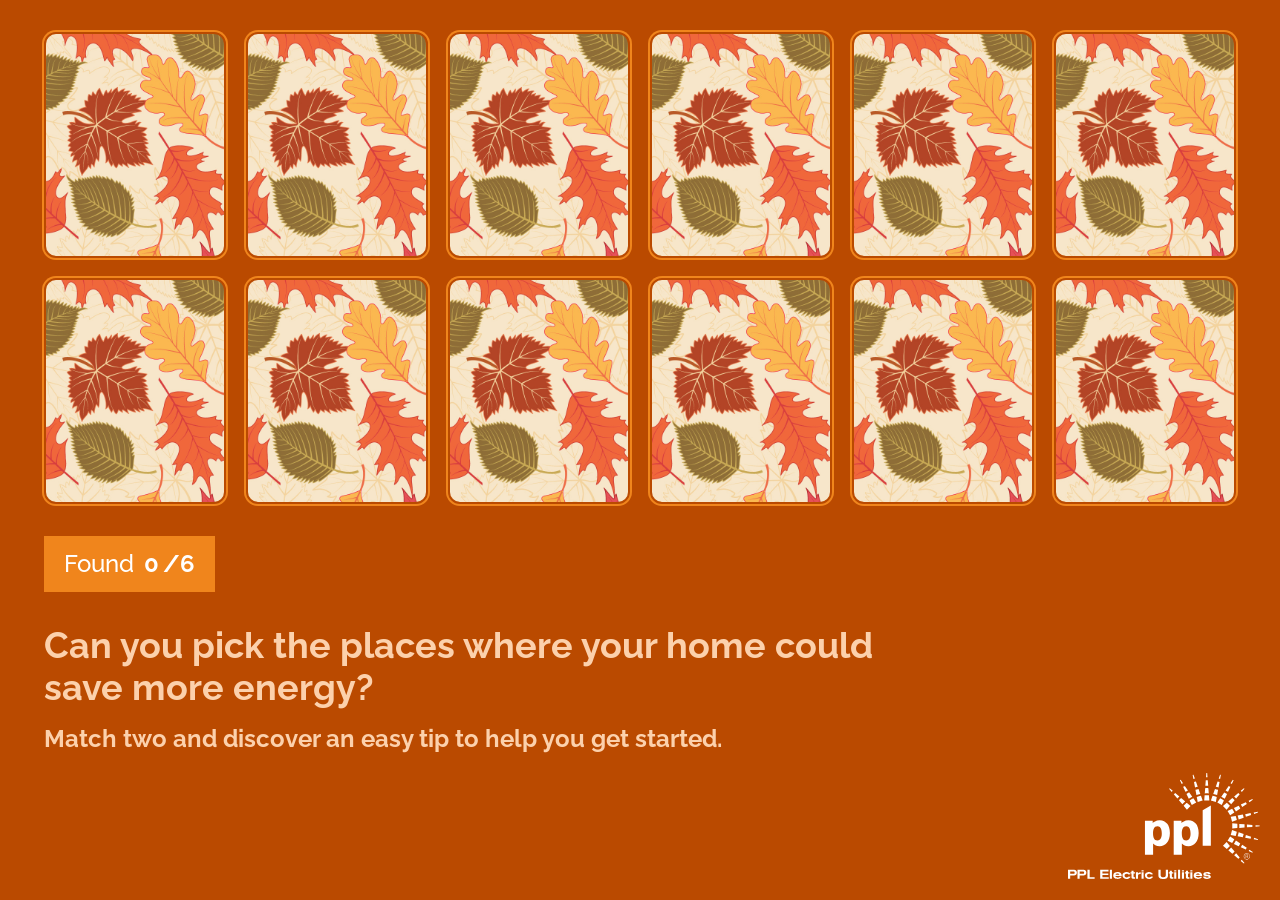
<file: ppl-card/index.html>
<!DOCTYPE html>
<html lang="en">
<head>
    <meta charset="UTF-8">
    <meta name="viewport" content="width=device-width, initial-scale=1.0">
    <title>PPL Energy Savings Game</title>
    <!-- Bootstrap CSS -->
    <link href="https://cdn.jsdelivr.net/npm/bootstrap@5.3.0/dist/css/bootstrap.min.css" rel="stylesheet">
    <!-- Google Fonts -->
    <link href="https://fonts.googleapis.com/css2?family=Raleway:wght@500;700&family=Inter:wght@700&display=swap" rel="stylesheet">
    <!-- Custom CSS -->
    <link rel="stylesheet" href="styles.css">
</head>
<body>
    <div class="container-fluid">
        <!-- Skip link for accessibility -->
        <a href="#gameBoard" class="skip-link">Skip to game board</a>
        
        <!-- Game Board - First and centered -->
        <main class="game-container" role="main" aria-label="Energy savings matching game">
          
                    <div id="gameBoard" class="game-board" role="grid" aria-label="Game cards">
                        <!-- Cards will be generated here -->
                    </div>
              
        </main>

        <!-- Score Badge - Second -->
        <div class="score-section">
            <div class="score-container">
                <div class="score-badge">
                    <span class="score-label">Found</span>
                    <span>
                    <span class="score-value" id="matches">0</span> <span class="score-value">/6</span>
                    </span>
                </div>
            </div>
        </div>

        <!-- Title and Subtitle - Third -->
        <div class="text-section">
            <h1 class="main-title">Can you pick the places where your home could save more energy?</h1>
            <p class="subtitle">Match two and discover an easy tip to help you get started.</p>
        </div>

        <!-- PPL Logo Footer - Bottom right -->
        <footer class="ppl-footer">
            <div class="ppl-logo">
                <img src="images/ppl-logo.svg" alt="PPL Logo" class="logo-img">
            </div>
        </footer>

    </div>

    <!-- Bootstrap JS -->
    <script src="https://cdn.jsdelivr.net/npm/bootstrap@5.3.0/dist/js/bootstrap.bundle.min.js"></script>
    <!-- Custom JS -->
    <script src="script.js"></script>
</body>
</html>
</file>
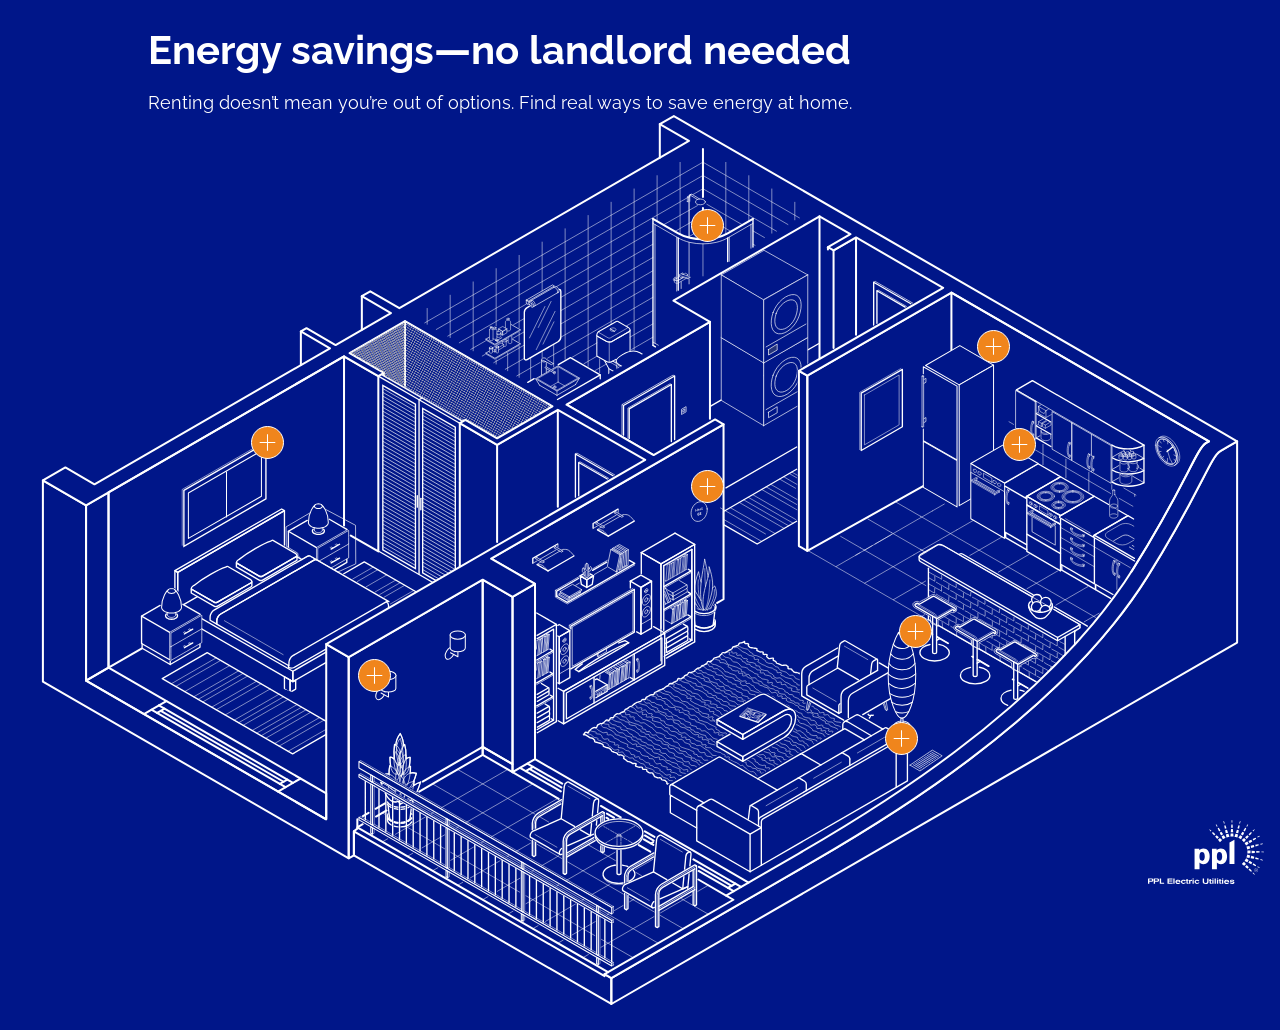
<file: ppl-room-new/index.html>
<!DOCTYPE html>
<html lang="en">
<head>
    <meta charset="UTF-8">
    <meta name="viewport" content="width=device-width, initial-scale=1.0">
    <title>Home efficiency tips</title>
    <!-- Google Fonts -->
    <link rel="preconnect" href="https://fonts.googleapis.com">
    <link rel="preconnect" href="https://fonts.gstatic.com" crossorigin>
    <link href="https://fonts.googleapis.com/css2?family=Raleway:wght@400;500;600;700&display=swap" rel="stylesheet">
    <!-- Bootstrap CSS -->
    <link href="https://cdn.jsdelivr.net/npm/bootstrap@5.3.2/dist/css/bootstrap.min.css" rel="stylesheet">
    <!-- Font Awesome -->
    <link rel="stylesheet" href="https://cdnjs.cloudflare.com/ajax/libs/font-awesome/6.4.0/css/all.min.css">
    <!-- Custom styles (loaded after Bootstrap to override if needed) -->
    <link rel="stylesheet" href="style.css">
</head>
<body>
    <div class="iframe-wrapper">
        <!-- Title and Subtitle Section -->
        <div class="title-section">
            <h1 class="main-title">Energy savings—no landlord needed</h1>
            <p class="subtitle">Renting doesn’t mean you’re out of options. Find real ways to save energy at home.</p>
        
        
          <!-- Mobile Equipment Dropdown -->
        <div class="mobile-dropdown-container">
            <div class="dropdown-wrapper">
                <select id="equipment-dropdown" class="equipment-dropdown">
                    <option value="">Select an energy-saving tip...</option>
                    <option value="fridge">Fridge Tip</option>
                    <option value="thermostat">Thermostat Tip</option>
                    <option value="lamp">LED Tip</option>
                    <option value="window">Window Tip</option>
                    <option value="couch">Vent Tip</option>
                    <option value="showerhead">Showerhead Tip</option>
                    <option value="thin-lamp">Lamp Tip</option>
                    <option value="dishwasher">Dishwasher Tip</option>
                </select>
                <i class="fas fa-chevron-down dropdown-chevron" id="dropdown-chevron"></i>
            </div>
        </div>
        
        
        
        </div>
        
      
    
    <div class="room-container">
        <div class="room">
            <!-- Room frame/background -->
            <div class="room-frame">
                <img src="images/frame.svg" alt="Blueprint-style floor plan of an apartment, with various appliances highlighted in orange" class="frame-bg">
            </div>
            
            <!-- Furniture and appliances positioned within the room -->
            <div class="furniture">
               
                
              
                
               
                
                <!-- Main lamp - positioned in living area -->
                <div class="item lamp">
                    <img src="images/lamp.svg" alt="Lamp" class="furniture-img">
                    <div class="info-dot lamp-dot" data-equipment="lamp">
                        <button class="dot-img" 
                                aria-expanded="false"
                                aria-describedby="lamp-tooltip"
                                aria-label="Show energy saving tip for lamp"
                                type="button">
                           <svg  class="plus-icon" aria-hidden="true" xmlns="http://www.w3.org/2000/svg" width="33" height="33" fill="none" viewBox="0 0 33 33"><g clip-path="url(#a)"><path fill="#0078d3" stroke="#fff" stroke-linecap="round" stroke-linejoin="round" d="M16.5 32.5c8.837 0 16-7.163 16-16s-7.163-16-16-16-16 7.163-16 16 7.163 16 16 16"/><path fill="#fff" d="M24.28 15.98v1.04h-7.26v7.78h-1.04v-7.78H8.71v-1.04h7.27V8.2h1.04v7.78z"/></g><defs><clipPath id="a"><path fill="#fff" d="M0 0h33v33H0z"/></clipPath></defs></svg>
                        </button>
                        <div class="info-tooltip info-tooltip-lamp" id="lamp-tooltip" role="tooltip" aria-hidden="true">
                            <div class="info-tooltip-content">
                                <h4>Brighten things up for less</h4>
                                <p>Use LED bulbs in track, recessed or outdoor fixtures and cut lighting energy use by up to 75%.</p>
                            </div>
                        </div>
                    </div>
                </div>
                
                <!-- Window - positioned on wall -->
                <div class="item window">
                    <img src="images/window.svg" alt="Window" class="furniture-img">
                    <div class="info-dot window-dot" data-equipment="window">
                        <button class="dot-img" 
                                aria-expanded="false"
                                aria-describedby="window-tooltip"
                                aria-label="Show energy saving tip for window"
                                type="button">
                           <svg  class="plus-icon" aria-hidden="true" xmlns="http://www.w3.org/2000/svg" width="33" height="33" fill="none" viewBox="0 0 33 33"><g clip-path="url(#a)"><path fill="#0078d3" stroke="#fff" stroke-linecap="round" stroke-linejoin="round" d="M16.5 32.5c8.837 0 16-7.163 16-16s-7.163-16-16-16-16 7.163-16 16 7.163 16 16 16"/><path fill="#fff" d="M24.28 15.98v1.04h-7.26v7.78h-1.04v-7.78H8.71v-1.04h7.27V8.2h1.04v7.78z"/></g><defs><clipPath id="a"><path fill="#fff" d="M0 0h33v33H0z"/></clipPath></defs></svg>
                        </button>
                        <div class="info-tooltip info-tooltip-window" id="window-tooltip" role="tooltip" aria-hidden="true">
                            <div class="info-tooltip-content">
                                <h4>Stay cozy all winter</h4>
                                <p>Seal drafty windows with a plastic film kit to keep the heat in and the cold out.</p>
                            </div>
                        </div>
                    </div>
                </div>
                
               
                
                <!-- Showerhead - positioned in bathroom area -->
                <div class="item showerhead">
                    <img src="images/showerhead.svg" alt="Showerhead" class="furniture-img">
                    <div class="info-dot showerhead-dot" data-equipment="showerhead">
                        <button class="dot-img" 
                                aria-expanded="false"
                                aria-describedby="showerhead-tooltip"
                                aria-label="Show energy saving tip for showerhead"
                                type="button">
                           <svg  class="plus-icon" aria-hidden="true" xmlns="http://www.w3.org/2000/svg" width="33" height="33" fill="none" viewBox="0 0 33 33"><g clip-path="url(#a)"><path fill="#0078d3" stroke="#fff" stroke-linecap="round" stroke-linejoin="round" d="M16.5 32.5c8.837 0 16-7.163 16-16s-7.163-16-16-16-16 7.163-16 16 7.163 16 16 16"/><path fill="#fff" d="M24.28 15.98v1.04h-7.26v7.78h-1.04v-7.78H8.71v-1.04h7.27V8.2h1.04v7.78z"/></g><defs><clipPath id="a"><path fill="#fff" d="M0 0h33v33H0z"/></clipPath></defs></svg>
                        </button>
                        <div class="info-tooltip info-tooltip-showerhead" id="showerhead-tooltip" role="tooltip" aria-hidden="true">
                            <div class="info-tooltip-content">
                                <h4>Save money in the shower</h4>
                                <p>Switch to a low-flow showerhead. It’s inexpensive, easy to install and lowers both water and heating costs.</p>
                            </div>
                        </div>
                    </div>
                </div>


                  <!-- Fridge - positioned in kitchen area -->
                <div class="item fridge">
                    <img src="images/fridge.svg" alt="Fridge" class="furniture-img">
                    <div class="info-dot fridge-dot" data-equipment="fridge">
                        <button class="dot-img" 
                                aria-expanded="false"
                                aria-describedby="fridge-tooltip"
                                aria-label="Show energy saving tip for fridge"
                                type="button">
                           <svg  class="plus-icon" aria-hidden="true" xmlns="http://www.w3.org/2000/svg" width="33" height="33" fill="none" viewBox="0 0 33 33"><g clip-path="url(#a)"><path fill="#0078d3" stroke="#fff" stroke-linecap="round" stroke-linejoin="round" d="M16.5 32.5c8.837 0 16-7.163 16-16s-7.163-16-16-16-16 7.163-16 16 7.163 16 16 16"/><path fill="#fff" d="M24.28 15.98v1.04h-7.26v7.78h-1.04v-7.78H8.71v-1.04h7.27V8.2h1.04v7.78z"/></g><defs><clipPath id="a"><path fill="#fff" d="M0 0h33v33H0z"/></clipPath></defs></svg>
                        </button>
                        <div class="info-tooltip info-tooltip-fridge" id="fridge-tooltip" role="tooltip" aria-hidden="true">
                            <div class="info-tooltip-content">
                                <h4>Help your fridge work smarter</h4>
                                <p>Vacuum behind it to keep air flowing and your energy costs down.</p>
                            </div>
                        </div>
                    </div>
                </div>
                
                 <!-- Thermostat - positioned on wall -->
                <div class="item thermostat">
                    <img src="images/thermostat.svg" alt="Thermostat" class="furniture-img">
                    <div class="info-dot thermostat-dot" data-equipment="thermostat">
                        <button class="dot-img" 
                                aria-expanded="false"
                                aria-describedby="thermostat-tooltip"
                                aria-label="Show energy saving tip for thermostat"
                                type="button">
                           <svg  class="plus-icon" aria-hidden="true" xmlns="http://www.w3.org/2000/svg" width="33" height="33" fill="none" viewBox="0 0 33 33"><g clip-path="url(#a)"><path fill="#0078d3" stroke="#fff" stroke-linecap="round" stroke-linejoin="round" d="M16.5 32.5c8.837 0 16-7.163 16-16s-7.163-16-16-16-16 7.163-16 16 7.163 16 16 16"/><path fill="#fff" d="M24.28 15.98v1.04h-7.26v7.78h-1.04v-7.78H8.71v-1.04h7.27V8.2h1.04v7.78z"/></g><defs><clipPath id="a"><path fill="#fff" d="M0 0h33v33H0z"/></clipPath></defs></svg>
                        </button>
                        <div class="info-tooltip info-tooltip-thermostat" id="thermostat-tooltip" role="tooltip" aria-hidden="true">
                            <div class="info-tooltip-content">
                                <h4>Lower your heating bills</h4>
                                <p>Set your thermostat to 68°F when you’re home in winter, and even lower when you’re asleep or away.</p>
                            </div>
                        </div>
                    </div>
                </div>
              
                
                <!-- Dishwasher - positioned in kitchen area -->
                <div class="item dishwasher">
                    <img src="images/dishwasher.svg" alt="Dishwasher" class="furniture-img">
                    <div class="info-dot dishwasher-dot" data-equipment="dishwasher">
                        <button class="dot-img" 
                                aria-expanded="false"
                                aria-describedby="dishwasher-tooltip"
                                aria-label="Show energy saving tip for dishwasher"
                                type="button">
                           <svg  class="plus-icon" aria-hidden="true" xmlns="http://www.w3.org/2000/svg" width="33" height="33" fill="none" viewBox="0 0 33 33"><g clip-path="url(#a)"><path fill="#0078d3" stroke="#fff" stroke-linecap="round" stroke-linejoin="round" d="M16.5 32.5c8.837 0 16-7.163 16-16s-7.163-16-16-16-16 7.163-16 16 7.163 16 16 16"/><path fill="#fff" d="M24.28 15.98v1.04h-7.26v7.78h-1.04v-7.78H8.71v-1.04h7.27V8.2h1.04v7.78z"/></g><defs><clipPath id="a"><path fill="#fff" d="M0 0h33v33H0z"/></clipPath></defs></svg>
                        </button>
                        <div class="info-tooltip info-tooltip-dishwasher" id="dishwasher-tooltip" role="tooltip" aria-hidden="true">
                            <div class="info-tooltip-content">
                                <h4>Cut kitchen energy costs</h4>
                                <p>Let dishes air dry instead of running the heated cycle. Just crack the door and save on every load.</p>
                            </div>
                        </div>
                    </div>
                </div>

                  <!-- Thin lamp - positioned in bedroom area -->
                <div class="item thin-lamp">
                    <img src="images/thin-lamp.svg" alt="Thin Lamp" class="furniture-img">
                    <div class="info-dot thin-lamp-dot" data-equipment="thin-lamp">
                        <button class="dot-img" 
                                aria-expanded="false"
                                aria-describedby="thin-lamp-tooltip"
                                aria-label="Show energy saving tip for thin lamp"
                                type="button">
                           <svg  class="plus-icon" aria-hidden="true" xmlns="http://www.w3.org/2000/svg" width="33" height="33" fill="none" viewBox="0 0 33 33"><g clip-path="url(#a)"><path fill="#0078d3" stroke="#fff" stroke-linecap="round" stroke-linejoin="round" d="M16.5 32.5c8.837 0 16-7.163 16-16s-7.163-16-16-16-16 7.163-16 16 7.163 16 16 16"/><path fill="#fff" d="M24.28 15.98v1.04h-7.26v7.78h-1.04v-7.78H8.71v-1.04h7.27V8.2h1.04v7.78z"/></g><defs><clipPath id="a"><path fill="#fff" d="M0 0h33v33H0z"/></clipPath></defs></svg>
                        </button>
                        <div class="info-tooltip info-tooltip-thin-lamp" id="thin-lamp-tooltip" role="tooltip" aria-hidden="true">
                            <div class="info-tooltip-content">
                                <h4>Light only where you need it</h4>
                                <p>Try lamps or under-cabinet lights instead of lighting the whole room.</p>
                            </div>
                        </div>
                    </div>
                </div>


                 <!-- Couch/Sofa - positioned in living area -->
                <div class="item couch">
                    <img src="images/sofa.svg" alt="Couch" class="furniture-img">
                    <div class="info-dot sofa-dot" data-equipment="couch">
                        <button class="dot-img" 
                                aria-expanded="false"
                                aria-describedby="couch-tooltip"
                                aria-label="Show energy saving tip for couch"
                                type="button">
                           <svg  class="plus-icon" aria-hidden="true" xmlns="http://www.w3.org/2000/svg" width="33" height="33" fill="none" viewBox="0 0 33 33"><g clip-path="url(#a)"><path fill="#0078d3" stroke="#fff" stroke-linecap="round" stroke-linejoin="round" d="M16.5 32.5c8.837 0 16-7.163 16-16s-7.163-16-16-16-16 7.163-16 16 7.163 16 16 16"/><path fill="#fff" d="M24.28 15.98v1.04h-7.26v7.78h-1.04v-7.78H8.71v-1.04h7.27V8.2h1.04v7.78z"/></g><defs><clipPath id="a"><path fill="#fff" d="M0 0h33v33H0z"/></clipPath></defs></svg>
                        </button>
                        <div class="info-tooltip info-tooltip-couch" id="couch-tooltip" role="tooltip" aria-hidden="true">
                            <div class="info-tooltip-content">
                                <h4>Get more out of your vents</h4>
                                <p>Leave a foot of space around them and keep them dust-free so warm air flows freely.</p>
                            </div>
                        </div>
                    </div>
                </div>
            </div>
        </div>
        <!-- Mobile replacement image overlay (shown on mobile when a tip is selected) -->
        <img id="mobile-replacement" class="mobile-replacement" alt="Selected tip mobile view" aria-hidden="true">
    </div>
    
    <!-- Mobile Info Tooltip -->
    <div class="mobile-info-tooltip" id="mobile-info-tooltip">
        <div class="mobile-info-tooltip-content">
            <h4 id="mobile-tooltip-title">Select an energy-saving tip...</h4>
            <p id="mobile-tooltip-description">Choose from the dropdown above to see energy-saving tips for different areas of your home.</p>
        </div>
    </div>
    
        <!-- Logo Section -->
        <div class="logo-section">
            <img src="images/logo.svg" alt="PPL Electric Utilities" class="logo">
        </div>
    </div>
    
    <!-- Bootstrap JavaScript Bundle -->
    <script src="https://cdn.jsdelivr.net/npm/bootstrap@5.3.2/dist/js/bootstrap.bundle.min.js" integrity="sha384-C6RzsynM9kWDrMNeT87bh95OGNyZPhcTNXj1NW7RuBCsyN/o0jlpcV8Qyq46cDfL" crossorigin="anonymous"></script>
    
    <!-- GSAP Animation Library -->
    <script src="https://cdnjs.cloudflare.com/ajax/libs/gsap/3.12.2/gsap.min.js"></script>
    
    <!-- Custom JavaScript for Info Dots -->
    <script>
        document.addEventListener('DOMContentLoaded', function() {
            const infoDots = document.querySelectorAll('.info-dot');
            const dotButtons = document.querySelectorAll('.dot-img');
            const equipmentDropdown = document.getElementById('equipment-dropdown');
            const dropdownChevron = document.getElementById('dropdown-chevron');
            const roomContainer = document.querySelector('.room-container');
            const mobileReplacement = document.getElementById('mobile-replacement');
            const mobileTooltip = document.getElementById('mobile-info-tooltip');
            const mobileTooltipTitle = document.getElementById('mobile-tooltip-title');
            const mobileTooltipDescription = document.getElementById('mobile-tooltip-description');
            
            // Performance hint for mobile transforms
            if (roomContainer && window.gsap) {
                gsap.set(roomContainer, { willChange: 'transform', force3D: true });
            }
            
            // Animation state management
            let currentAnimation = null;
            let animationRafScheduled = false;
            let coalesceTimer = null; // debounce timer for mobile zoom
            let lastViewState = '';
            let isDropdownOpen = false; // shared across handlers
            let lastIsMobile = isMobile();
            
            // Function to check if device is mobile
            function isMobile() {
                return window.innerWidth <= 600; // 600px breakpoint
            }
            
            // Function to update mobile tooltip content
            function updateMobileTooltip(equipmentType) {
                if (!mobileTooltip || !mobileTooltipTitle || !mobileTooltipDescription) {
                    return;
                }
                
                // Always update content, but only show on mobile
                const isCurrentlyMobile = window.innerWidth <= 600;
                let tooltipHideShowTimer = null;
                
                const tooltipData = {
                    'fridge': {
                        title: 'Help your fridge work smarter',
                        description: 'Vacuum behind it to keep air flowing and your energy costs down.'
                    },
                    'thermostat': {
                        title: 'Lower your heating bills',
                        description: 'Set your thermostat to 68°F when you’re home in winter, and even lower when you’re asleep or away.'
                    },
                    'lamp': {
                        title: 'Brighten things up for less',
                        description: 'Use LED bulbs in track, recessed or outdoor fixtures and cut lighting energy use by up to 75%.'
                    },
                    'window': {
                        title: 'Stay cozy all winter',
                        description: 'Seal drafty windows with a plastic film kit to keep the heat in and the cold out.'
                    },
                    'couch': {
                        title: 'Get more out of your vents',
                        description: 'Leave a foot of space around them and keep them dust-free so warm air flows freely.'
                    },
                    'showerhead': {
                        title: 'Save money in the shower',
                        description: 'Switch to a low-flow showerhead. It’s inexpensive, easy to install and lowers both water and heating costs.'
                    },
                    'thin-lamp': {
                        title: 'Light only where you need it',
                        description: 'Try lamps or under-cabinet lights instead of lighting the whole room.'
                    },
                    'dishwasher': {
                        title: 'Cut kitchen energy costs',
                        description: 'Let dishes air dry instead of running the heated cycle. Just crack the door and save on every load.'
                    }
                };
                
                if (equipmentType && tooltipData[equipmentType]) {
                    // Show tooltip only on mobile when tip is selected
                    if (isCurrentlyMobile) {
                        const isDifferent = window.lastMobileTooltipType !== equipmentType;
                        const isShowing = mobileTooltip.classList.contains('show');

                        // Define show handler to update and reveal
                        const showWithNewContent = () => {
                            mobileTooltipTitle.textContent = tooltipData[equipmentType].title;
                            mobileTooltipDescription.textContent = tooltipData[equipmentType].description;
                            // next frame to ensure DOM paints hidden state before showing
                            requestAnimationFrame(() => {
                                mobileTooltip.classList.add('show');
                                window.lastMobileTooltipType = equipmentType;
                            });
                        };

                        if (isDifferent && isShowing) {
                            // Fade out first, then update content, then fade back in
                            const onTransitionEnd = (ev) => {
                                if (ev.propertyName !== 'opacity') return; // only after opacity transition
                                mobileTooltip.removeEventListener('transitionend', onTransitionEnd);
                                if (tooltipHideShowTimer) {
                                    clearTimeout(tooltipHideShowTimer);
                                }
                                showWithNewContent();
                            };
                            mobileTooltip.addEventListener('transitionend', onTransitionEnd, { once: true });
                            // Fallback in case transitionend doesn't fire
                            tooltipHideShowTimer = setTimeout(() => {
                                mobileTooltip.removeEventListener('transitionend', onTransitionEnd);
                                showWithNewContent();
                            }, 350);
                            // trigger hide
                            mobileTooltip.classList.remove('show');
                        } else {
                            // First show or same tip selected
                            showWithNewContent();
                        }
                    } else {
                        mobileTooltip.classList.remove('show');
                        window.lastMobileTooltipType = '';
                    }
                } else {
                    // Hide tooltip when no tip is selected
                    mobileTooltip.classList.remove('show');
                    window.lastMobileTooltipType = '';
                }
            }
            
            // Resolve image source for mobile replacement asset
            function getMobileImageSrc(equipmentType) {
                const filenameMap = {
                    'fridge': 'fridge-mobile.svg',
                    'thermostat': 'thermostat-mobile.svg',
                    'lamp': 'lamp-mobile.svg',
                    'window': 'window-mobile.svg',
                    'couch': 'sofa-mobile.svg',
                    'showerhead': 'showerhead-mobile.svg',
                    'thin-lamp': 'thin-lamp-mobile.svg',
                    'dishwasher': 'dishwasher-mobile.svg'
                };
                const filename = filenameMap[equipmentType];
                return filename ? `images/${filename}` : '';
            }

            // Function to check if any tip is currently selected
            function isTipSelected() {
                return document.querySelector('.info-dot.active') !== null || 
                       (equipmentDropdown && equipmentDropdown.value !== '');
            }
            
            // GSAP Animation variables
            let currentEquipmentImg = null;
            
            // Centralized animation function - only called once per user action
            function animateToTip(tipType) {
                // Kill any existing animation
                if (currentAnimation) {
                    currentAnimation.kill();
                }
                gsap.killTweensOf(roomContainer);
                
                // Mark animating to delay other UI changes
                document.body.classList.add('animating');

                // Set current equipment image for synchronized highlighting
                if (tipType) {
                    const targetDot = document.querySelector(`[data-equipment="${tipType}"]`);
                    if (targetDot) {
                        const furnitureItem = targetDot.closest('.item');
                        currentEquipmentImg = furnitureItem.querySelector('.furniture-img');
                    }
                } else {
                    currentEquipmentImg = null;
                }
                
                // On mobile, skip zoom: show mobile replacement image instead
                if (isMobile()) {
                    if (tipType) {
                        const src = getMobileImageSrc(tipType);
                        if (mobileReplacement && src) {
                            mobileReplacement.src = src;
                            mobileReplacement.classList.add('show');
                        }
                        if (roomContainer) {
                            roomContainer.classList.add('mobile-tip-active');
                        }
                        // Hide any inline furniture images
                        document.querySelectorAll('.furniture-img.show').forEach(img => img.classList.remove('show'));
                        updateMobileTooltip(tipType);
                    } else {
                        if (mobileReplacement) {
                            mobileReplacement.classList.remove('show');
                            mobileReplacement.removeAttribute('src');
                        }
                        if (roomContainer) {
                            roomContainer.classList.remove('mobile-tip-active');
                        }
                        updateMobileTooltip('');
                    }
                    // Ensure transforms are reset
                    if (window.gsap && roomContainer) {
                        gsap.set(roomContainer, { scale: 1, xPercent: 0, yPercent: 0, transformOrigin: "center center" });
                    }
                    document.body.classList.remove('animating');
                    currentAnimation = null;
                    return;
                }

                // Desktop: keep original zoom behavior
                // Reset to default values when no tipType
                if (mobileReplacement) {
                    mobileReplacement.classList.remove('show');
                    mobileReplacement.removeAttribute('src');
                }
                if (roomContainer) {
                    roomContainer.classList.remove('mobile-tip-active');
                }
                // Ensure the highlighted furniture is visible on desktop when a tip is active
                if (!isMobile() && tipType && currentEquipmentImg) {
                    currentEquipmentImg.classList.add('show');
                }
                currentAnimation = gsap.to(roomContainer, {
                    duration: 0.3,
                    ease: "power2.out",
                    force3D: true,
                    autoRound: false,
                    overwrite: "auto",
                    scale: tipType ? 1 : 1,
                    xPercent: 0,
                    yPercent: 0,
                    transformOrigin: "center center",
                    onComplete: () => {
                        if (!tipType) {
                            updateMobileTooltip('');
                        }
                        document.body.classList.remove('animating');
                        currentAnimation = null;
                    }
                });
            }
            
            // Function to update room container zoom based on mobile state and tip selection
            function updateRoomZoom() {
                const activeTip = document.querySelector('.info-dot.active');
                const dropdownValue = equipmentDropdown ? equipmentDropdown.value : '';
                
                // Determine which tip is active
                let tipType = '';
                if (activeTip) {
                    tipType = activeTip.getAttribute('data-equipment');
                } else if (dropdownValue) {
                    tipType = dropdownValue;
                }
                // Debounce on mobile to coalesce rapid state changes into one tween
                if (coalesceTimer) {
                    clearTimeout(coalesceTimer);
                }
                coalesceTimer = setTimeout(() => {
                    if (animationRafScheduled) return;
                    animationRafScheduled = true;
                    requestAnimationFrame(() => {
                        animationRafScheduled = false;
                        const isMob = isMobile();
                        const currentKey = (isMob ? 'm' : 'd') + '|' + (tipType || '');
                        if (currentKey === lastViewState) {
                            return; // avoid redundant tweens
                        }
                        lastViewState = currentKey;
                        animateToTip(tipType);
                    });
                }, 60);
            }
            
            // Function to close all tooltips
            function closeAllTooltips(options = { skipZoom: false }) {
                infoDots.forEach(infoDot => {
                    const button = infoDot.querySelector('.dot-img');
                    const tooltip = infoDot.querySelector('.info-tooltip');
                    infoDot.classList.remove('active');
                    if (button) {
                        button.setAttribute('aria-expanded', 'false');
                    }
                    if (tooltip) {
                        tooltip.setAttribute('aria-hidden', 'true');
                    }
                    const furnitureItem = infoDot.closest('.item');
                    const furnitureImg = furnitureItem.querySelector('.furniture-img');
                    furnitureImg.classList.remove('show');
                });
                document.body.classList.remove('tooltip-open');
                if (!options.skipZoom) {
                    updateRoomZoom(); // Update zoom when tooltips are closed
                }
            }

            // Function to open specific tooltip by equipment type
            function openTooltipByType(equipmentType) {
                closeAllTooltips({ skipZoom: true });
                const targetDot = document.querySelector(`[data-equipment="${equipmentType}"]`);
                if (targetDot) {
                    const button = targetDot.querySelector('.dot-img');
                    const tooltip = targetDot.querySelector('.info-tooltip');
                    const furnitureItem = targetDot.closest('.item');
                    const furnitureImg = furnitureItem.querySelector('.furniture-img');
                    
                    targetDot.classList.add('active');
                    if (button) {
                        button.setAttribute('aria-expanded', 'true');
                    }
                    if (tooltip) {
                        tooltip.setAttribute('aria-hidden', 'false');
                    }
                    // Only show equipment immediately on desktop, mobile will be handled by animation
                    if (!isMobile()) {
                        furnitureImg.classList.add('show');
                    }
                    document.body.classList.add('tooltip-open');
                    updateRoomZoom(); // Update zoom when tooltip is opened
                }
            }

            // Function to toggle tooltip and update ARIA states
            function toggleTooltip(button) {
                const infoDot = button.closest('.info-dot');
                const equipmentType = infoDot.getAttribute('data-equipment');
                const furnitureItem = infoDot.closest('.item');
                const furnitureImg = furnitureItem.querySelector('.furniture-img');
                const tooltip = infoDot.querySelector('.info-tooltip');
                
                // Close any other open tooltips and hide their equipment
                infoDots.forEach(otherDot => {
                    if (otherDot !== infoDot) {
                        otherDot.classList.remove('active');
                        otherDot.setAttribute('aria-expanded', 'false');
                        const otherTooltip = otherDot.querySelector('.info-tooltip');
                        if (otherTooltip) {
                            otherTooltip.setAttribute('aria-hidden', 'true');
                        }
                        const otherEquipmentType = otherDot.getAttribute('data-equipment');
                        const otherFurnitureItem = otherDot.closest('.item');
                        const otherFurnitureImg = otherFurnitureItem.querySelector('.furniture-img');
                        otherFurnitureImg.classList.remove('show');
                    }
                });
                
                // Toggle current tooltip
                const isActive = infoDot.classList.contains('active');
                infoDot.classList.toggle('active');
                
                // Update ARIA states
                button.setAttribute('aria-expanded', !isActive);
                if (tooltip) {
                    tooltip.setAttribute('aria-hidden', isActive);
                }
                
                // Show/hide corresponding equipment image
                if (!isActive) {
                    // Only show equipment immediately on desktop, mobile will be handled by animation
                    if (!isMobile()) {
                        furnitureImg.classList.add('show');
                    }
                } else {
                    furnitureImg.classList.remove('show');
                }
                
                // Manage body state for mobile logo visibility
                if (!isActive) {
                    document.body.classList.add('tooltip-open');
                } else {
                    const anyOpen = document.querySelector('.info-dot.active');
                    if (!anyOpen) {
                        document.body.classList.remove('tooltip-open');
                    }
                }
                
                // Update dropdown selection to match
                if (equipmentDropdown) {
                    equipmentDropdown.value = !isActive ? equipmentType : '';
                }
                
                // Update room zoom and mobile tooltip
                updateRoomZoom();
            }
            
            // Add click event listeners to all dot buttons
            dotButtons.forEach(button => {
                button.addEventListener('click', function(e) {
                    e.stopPropagation();
                    toggleTooltip(this);
                });
                
                // Add keyboard event listeners for accessibility
                button.addEventListener('keydown', function(e) {
                    if (e.key === 'Enter' || e.key === ' ') {
                        e.preventDefault();
                        e.stopPropagation();
                        toggleTooltip(this);
                    }
                });
            });
            
            
            // Add dropdown change event listener
            if (equipmentDropdown) {
                equipmentDropdown.addEventListener('change', function(e) {
                    const selectedValue = e.target.value;
                    if (selectedValue) {
                        openTooltipByType(selectedValue);
                    } else {
                        closeAllTooltips();
                    }
                });
                
                // Track dropdown open state (declared above)
                
                // Add focus event listener for chevron rotation when dropdown opens
                equipmentDropdown.addEventListener('focus', function() {
                    if (dropdownChevron && !isDropdownOpen) {
                        dropdownChevron.classList.add('open');
                        isDropdownOpen = true;
                    }
                });
                
                // Add mousedown event listener to handle dropdown opening
                equipmentDropdown.addEventListener('mousedown', function() {
                    if (dropdownChevron && !isDropdownOpen) {
                        dropdownChevron.classList.add('open');
                        isDropdownOpen = true;
                    }
                });
                
                // Add change event listener to close chevron when selection is made
                equipmentDropdown.addEventListener('change', function(e) {
                    if (dropdownChevron && isDropdownOpen) {
                        dropdownChevron.classList.remove('open');
                        isDropdownOpen = false;
                    }
                });
                
                // Add blur event listener to close chevron when dropdown loses focus
                equipmentDropdown.addEventListener('blur', function() {
                    // Use setTimeout to allow the change event to fire first
                    setTimeout(function() {
                        if (dropdownChevron && isDropdownOpen) {
                            dropdownChevron.classList.remove('open');
                            isDropdownOpen = false;
                        }
                    }, 100);
                });
                
                // Add keyboard event listeners for accessibility
                equipmentDropdown.addEventListener('keydown', function(e) {
                    // Open dropdown with Enter or Space key
                    if (e.key === 'Enter' || e.key === ' ') {
                        e.preventDefault();
                        if (dropdownChevron && !isDropdownOpen) {
                            dropdownChevron.classList.add('open');
                            isDropdownOpen = true;
                        }
                        // Simulate a click to open the dropdown
                        this.click();
                    }
                    // Close dropdown with Escape key
                    else if (e.key === 'Escape') {
                        if (dropdownChevron && isDropdownOpen) {
                            dropdownChevron.classList.remove('open');
                            isDropdownOpen = false;
                        }
                        this.blur();
                    }
                });
            }

            // Close tooltip when clicking outside
            document.addEventListener('click', function(e) {
                if (!e.target.closest('.info-dot') && !e.target.closest('.mobile-dropdown-container')) {
                    closeAllTooltips();
                    if (equipmentDropdown) {
                        equipmentDropdown.value = '';
                    }
                    if (dropdownChevron) {
                        dropdownChevron.classList.remove('open');
                        isDropdownOpen = false;
                    }
                }
            });
            
            // Close tooltip when pressing Escape key
            document.addEventListener('keydown', function(e) {
                if (e.key === 'Escape') {
                    closeAllTooltips();
                    if (equipmentDropdown) {
                        equipmentDropdown.value = '';
                    }
                    if (dropdownChevron) {
                        dropdownChevron.classList.remove('open');
                        isDropdownOpen = false;
                    }
                }
            });
            
            // Update zoom and mobile tooltip when window is resized (e.g., device rotation)
            window.addEventListener('resize', function() {
                const nowIsMobile = isMobile();
                const currentEquipment = equipmentDropdown ? equipmentDropdown.value : '';

                // If crossing breakpoint, immediately sync UI without animation to avoid lag
                if (nowIsMobile !== lastIsMobile) {
                    // Cancel any ongoing animation or scheduled work
                    if (currentAnimation) {
                        currentAnimation.kill();
                        currentAnimation = null;
                    }
                    if (window.gsap && roomContainer) {
                        gsap.killTweensOf(roomContainer);
                        gsap.set(roomContainer, { scale: 1, xPercent: 0, yPercent: 0, transformOrigin: 'center center' });
                    }
                    if (coalesceTimer) {
                        clearTimeout(coalesceTimer);
                        coalesceTimer = null;
                    }
                    animationRafScheduled = false;
                    document.body.classList.remove('animating');
                    lastViewState = '';

                    // Determine active tip type
                    let tipType = '';
                    if (currentEquipment) {
                        tipType = currentEquipment;
                    } else {
                        const activeTip = document.querySelector('.info-dot.active');
                        if (activeTip) {
                            tipType = activeTip.getAttribute('data-equipment') || '';
                        }
                    }

                    if (nowIsMobile) {
                        // Entering mobile
                        if (tipType) {
                            const src = getMobileImageSrc(tipType);
                            if (mobileReplacement && src) {
                                mobileReplacement.src = src;
                                mobileReplacement.classList.add('show');
                            }
                            if (roomContainer) {
                                roomContainer.classList.add('mobile-tip-active');
                            }
                            // Hide any inline furniture images
                            document.querySelectorAll('.furniture-img.show').forEach(img => img.classList.remove('show'));
                            updateMobileTooltip(tipType);
                        } else {
                            if (mobileReplacement) {
                                mobileReplacement.classList.remove('show');
                                mobileReplacement.removeAttribute('src');
                            }
                            if (roomContainer) {
                                roomContainer.classList.remove('mobile-tip-active');
                            }
                            updateMobileTooltip('');
                        }
                    } else {
                        // Entering desktop
                        if (mobileReplacement) {
                            mobileReplacement.classList.remove('show');
                            mobileReplacement.removeAttribute('src');
                        }
                        if (roomContainer) {
                            roomContainer.classList.remove('mobile-tip-active');
                        }
                        if (tipType) {
                            const targetDot = document.querySelector(`[data-equipment="${tipType}"]`);
                            if (targetDot) {
                                const furnitureItem = targetDot.closest('.item');
                                const furnitureImg = furnitureItem ? furnitureItem.querySelector('.furniture-img') : null;
                                if (furnitureImg) {
                                    furnitureImg.classList.add('show');
                                }
                            }
                        }
                        // Hide mobile tooltip on desktop
                        updateMobileTooltip('');
                    }

                    lastIsMobile = nowIsMobile;
                    return; // Skip animated update on this resize tick
                }

                // Not crossing breakpoint: proceed with normal coalesced update
                updateRoomZoom();
                updateMobileTooltip(currentEquipment);
            });
            
            // Initialize mobile tooltip on page load
            updateMobileTooltip('');
        });
    </script>
</body>
</html>
</file>
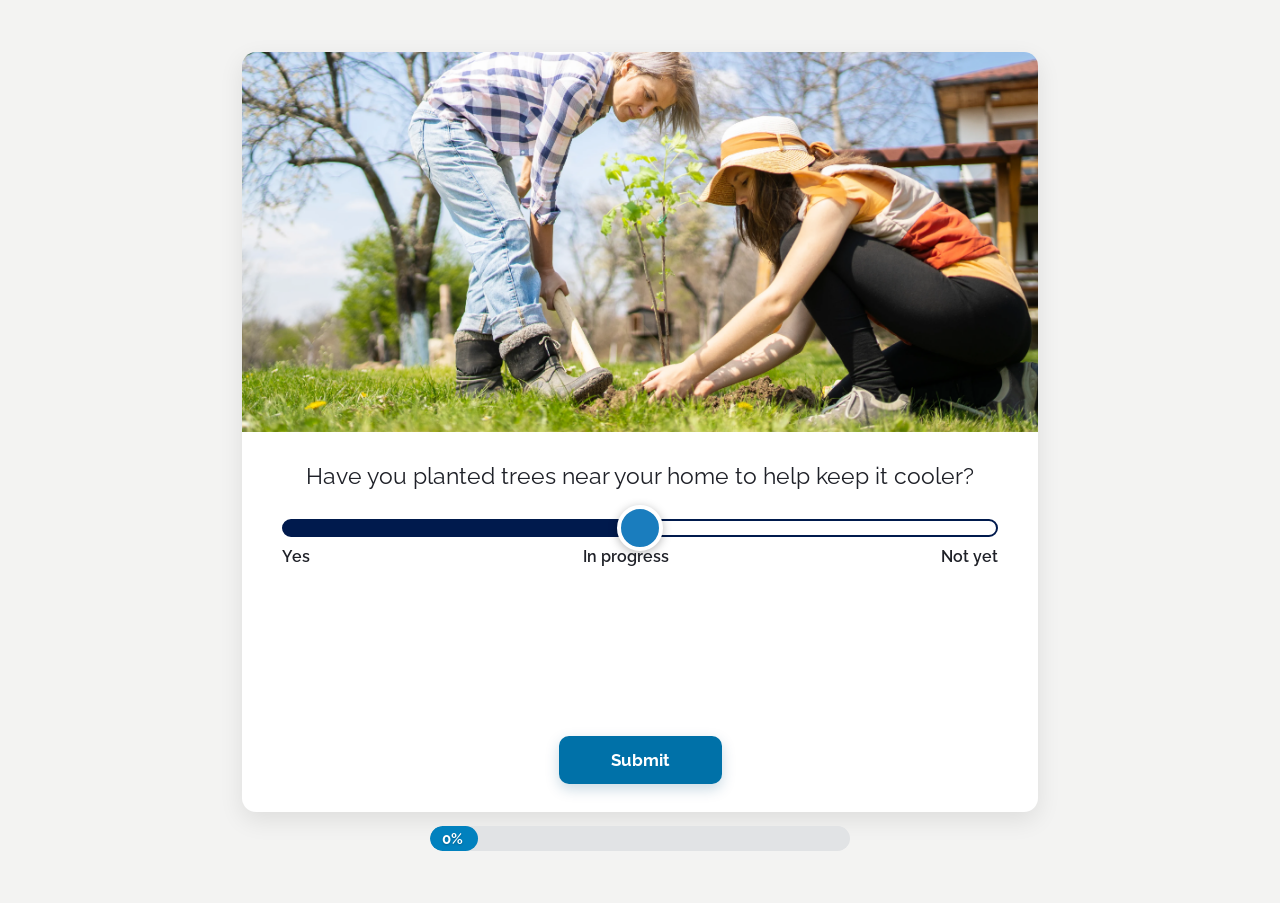
<file: ppl-slider-v2/index.html>
<!DOCTYPE html>
<html lang="en">
<head>
    <meta charset="UTF-8">
    <meta name="viewport" content="width=device-width, initial-scale=1.0">
    <title>Energy Saver Questionnaire</title>
    <link rel="preconnect" href="https://fonts.googleapis.com">
    <link rel="preconnect" href="https://fonts.gstatic.com" crossorigin>
    <link href="https://fonts.googleapis.com/css2?family=Raleway:wght@400;600;700&display=swap" rel="stylesheet">
    <link rel="stylesheet" href="styles.css">
</head>
<body>
    <div class="container">
        <div id="question-1" class="step active">
            <div class="slider-card">
                <div class="q-view" id="q-view-1">
                    <div class="question-hero"><img src="images/hero-1.webp" alt="Energy-saving question image 1"></div>
                    <div class="question-content">
                        <p class="question-text">Have you planted trees near your home to help keep it cooler?</p>
                        <div class="slider-section">
                            <input type="range" min="0" max="100" value="50" class="q-slider" id="slider-1" oninput="updateSlider(this)">
                            <div class="slider-labels"><span>Yes</span><span>In progress</span><span>Not yet</span></div>
                        </div>
                        <div class="question-footer">
                            <button class="submit-btn" onclick="submitAnswer(1)">Submit</button>
                        </div>
                    </div>
                </div>
                <div class="a-view hidden" id="a-view-1">
                    <div class="answer-hero"><img src="images/hero-1.webp" alt="Energy-saving result image 1"><img class="overlay-badge badge-pos-left badge-pos-top" src="images/badge-1.webp" alt="Question 1 badge"></div>
                    <div class="answer-content">
                        <p class="answer-title" id="answer-title-1"></p>
                        <p class="answer-body-text" id="answer-text-1"></p>
                        <div class="answer-buttons">
                            <button class="prev-btn" onclick="goPreviousFromAnswer(1)">← Previous</button>
                            <button class="next-btn" onclick="goNext(1)">Next &rarr;</button>
                        </div>
                    </div>
                </div>
            </div>
            <div class="progress-section hidden"><div class="progress-bar"><div class="progress-fill"></div></div><div class="progress-text">0%</div></div>
        </div>

        <div id="question-2" class="step">
            <div class="slider-card">
                <div class="q-view" id="q-view-2">
                    <div class="question-hero"><img src="images/hero-2.webp" alt="Energy-saving question image 2"></div>
                    <div class="question-content">
                        <p class="question-text">Have you cleaned the area around your A/C?</p>
                        <div class="slider-section">
                            <input type="range" min="0" max="100" value="50" class="q-slider" id="slider-2" oninput="updateSlider(this)">
                            <div class="slider-labels"><span>Yes</span><span>In progress</span><span>Not yet</span></div>
                        </div>
                        <div class="question-footer">
                            <button class="prev-btn" onclick="goPreviousFromQuestion(2)">← Previous</button>
                            <button class="submit-btn" onclick="submitAnswer(2)">Submit</button>
                        </div>
                    </div>
                </div>
                <div class="a-view hidden" id="a-view-2">
                    <div class="answer-hero"><img src="images/hero-2.webp" alt="Energy-saving result image 2"><img class="overlay-badge badge-pos-right badge-pos-top" src="images/badge-2.webp" alt="Question 2 badge"></div>
                    <div class="answer-content">
                        <p class="answer-title" id="answer-title-2"></p>
                        <p class="answer-body-text" id="answer-text-2"></p>
                        <div class="answer-buttons">
                            <button class="prev-btn" onclick="goPreviousFromAnswer(2)">← Previous</button>
                            <button class="next-btn" onclick="goNext(2)">Next &rarr;</button>
                        </div>
                    </div>
                </div>
            </div>
            <div class="progress-section hidden"><div class="progress-bar"><div class="progress-fill"></div></div><div class="progress-text">20%</div></div>
        </div>

        <div id="question-3" class="step">
            <div class="slider-card">
                <div class="q-view" id="q-view-3">
                    <div class="question-hero"><img src="images/hero-3.webp" alt="Energy-saving question image 3"></div>
                    <div class="question-content">
                        <p class="question-text">Have you added shades to your windows?</p>
                        <div class="slider-section">
                            <input type="range" min="0" max="100" value="50" class="q-slider" id="slider-3" oninput="updateSlider(this)">
                            <div class="slider-labels"><span>Yes</span><span>In progress</span><span>Not yet</span></div>
                        </div>
                        <div class="question-footer">
                            <button class="prev-btn" onclick="goPreviousFromQuestion(3)">← Previous</button>
                            <button class="submit-btn" onclick="submitAnswer(3)">Submit</button>
                        </div>
                    </div>
                </div>
                <div class="a-view hidden" id="a-view-3">
                    <div class="answer-hero"><img src="images/hero-3.webp" alt="Energy-saving result image 3"><img class="overlay-badge badge-pos-top" src="images/badge-3.webp" alt="Question 3 badge"></div>
                    <div class="answer-content">
                        <p class="answer-title" id="answer-title-3"></p>
                        <p class="answer-body-text" id="answer-text-3"></p>
                        <div class="answer-buttons">
                            <button class="prev-btn" onclick="goPreviousFromAnswer(3)">← Previous</button>
                            <button class="next-btn" onclick="goNext(3)">Next &rarr;</button>
                        </div>
                    </div>
                </div>
            </div>
            <div class="progress-section hidden"><div class="progress-bar"><div class="progress-fill"></div></div><div class="progress-text">40%</div></div>
        </div>

        <div id="question-4" class="step">
            <div class="slider-card">
                <div class="q-view" id="q-view-4">
                    <div class="question-hero"><img src="images/hero-4.webp" alt="Energy-saving question image 4"></div>
                    <div class="question-content">
                        <p class="question-text">Have you replaced your HVAC filters?</p>
                        <div class="slider-section">
                            <input type="range" min="0" max="100" value="50" class="q-slider" id="slider-4" oninput="updateSlider(this)">
                            <div class="slider-labels"><span>Yes</span><span>In progress</span><span>Not yet</span></div>
                        </div>
                        <div class="question-footer">
                            <button class="prev-btn" onclick="goPreviousFromQuestion(4)">← Previous</button>
                            <button class="submit-btn" onclick="submitAnswer(4)">Submit</button>
                        </div>
                    </div>
                </div>
                <div class="a-view hidden" id="a-view-4">
                    <div class="answer-hero"><img src="images/hero-4.webp" alt="Energy-saving result image 4"><img class="overlay-badge badge-pos-left badge-pos-top" src="images/badge-4.webp" alt="Question 4 badge"></div>
                    <div class="answer-content">
                        <p class="answer-title" id="answer-title-4"></p>
                        <p class="answer-body-text" id="answer-text-4"></p>
                        <div class="answer-buttons">
                            <button class="prev-btn" onclick="goPreviousFromAnswer(4)">← Previous</button>
                            <button class="next-btn" onclick="goNext(4)">Next &rarr;</button>
                        </div>
                    </div>
                </div>
            </div>
            <div class="progress-section hidden"><div class="progress-bar"><div class="progress-fill"></div></div><div class="progress-text">60%</div></div>
        </div>

        <div id="question-5" class="step">
            <div class="slider-card">
                <div class="q-view" id="q-view-5">
                    <div class="question-hero"><img src="images/hero-5.webp" alt="Energy-saving question image 5"></div>
                    <div class="question-content">
                        <p class="question-text">Have you dusted your ceiling fans?</p>
                        <div class="slider-section">
                            <input type="range" min="0" max="100" value="50" class="q-slider" id="slider-5" oninput="updateSlider(this)">
                            <div class="slider-labels"><span>Yes</span><span>In progress</span><span>Not yet</span></div>
                        </div>
                        <div class="question-footer">
                            <button class="prev-btn" onclick="goPreviousFromQuestion(5)">← Previous</button>
                            <button class="submit-btn" onclick="submitAnswer(5)">Submit</button>
                        </div>
                    </div>
                </div>
                <div class="a-view hidden" id="a-view-5">
                    <div class="answer-hero"><img src="images/hero-5.webp" alt="Energy-saving result image 5"><img class="overlay-badge badge-pos-right badge-pos-top" src="images/badge-5.webp" alt="Question 5 badge"></div>
                    <div class="answer-content">
                        <p class="answer-title" id="answer-title-5"></p>
                        <p class="answer-body-text" id="answer-text-5"></p>
                        <div class="answer-buttons">
                            <button class="prev-btn" onclick="goPreviousFromAnswer(5)">← Previous</button>
                            <button class="next-btn" onclick="goNext(5)">Finish &rarr;</button>
                        </div>
                    </div>
                </div>
            </div>
            <div class="progress-section hidden"><div class="progress-bar"><div class="progress-fill"></div></div><div class="progress-text">80%</div></div>
        </div>

        <div id="ending-screen" class="step">
            <div class="slider-card ending-card">
                <div class="ending-hero">
                    <img src="images/hero-5.webp" alt="Thank you for playing background">
                    <div class="ending-hero-overlay"></div>
                    <img class="ending-badge" src="images/badge-6.webp" alt="Weekend winner badge">
                </div>
                <div class="ending-content">
                    <p class="ending-title">Thank you for playing!</p>
                    <p class="ending-text" id="ending-message">Now is a great time to prepare your home for summer to stay cool and reduce energy use. Try a few of these tips to beat the heat!</p>
                    <div class="answer-buttons">
                        <button class="prev-btn" onclick="goPreviousFromEnding()">← Previous</button>
                        <button class="submit-btn" onclick="restartQuiz()">Start Over</button>
                    </div>
                </div>
            </div>
        </div>
    </div>
    <script src="script.js"></script>
</body>
</html>
</file>
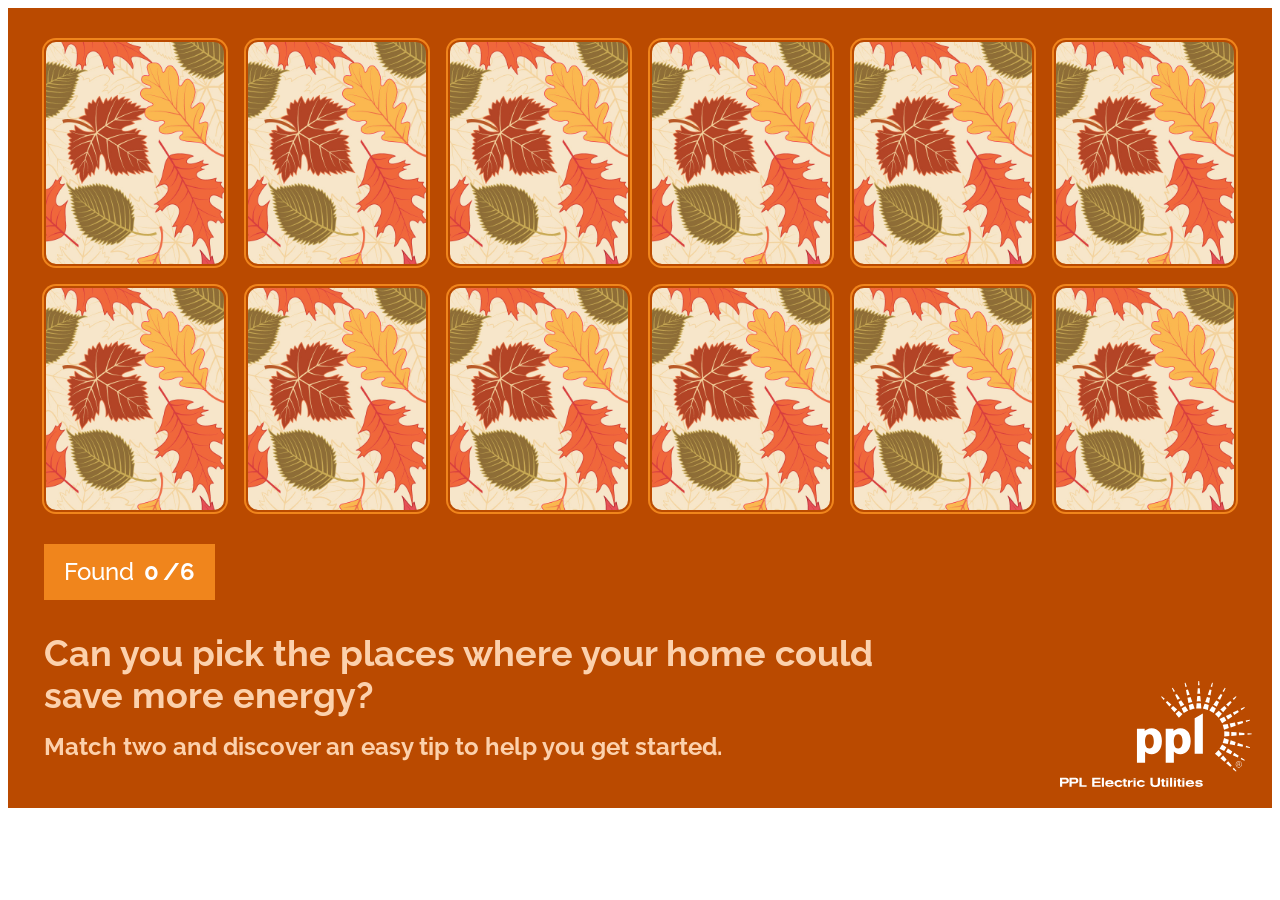
<file: ppl-card/embed.html>
<!DOCTYPE html>
<html lang="en">
<head>
    <meta charset="UTF-8">
    <meta name="viewport" content="width=device-width, initial-scale=1.0">
    <title>PPL Energy Savings Game - Embed</title>
    <style>

        .embed-container {
            width: 100%;
            max-width: 1440px;
            margin: 0 auto;
        }

        .iframe-wrapper {
            width: 100%;
            min-height: 800px;
        }

        .game-iframe {
            position: static;
            width: 100%;
            min-height: 800px;
            border: none;
        }

         @media (max-width: 1200px) {
            .iframe-wrapper,
            .game-iframe {
                min-height: 1000px;
            }
        }

        @media (max-width: 768px) {
            .iframe-wrapper,
            .game-iframe {
                min-height: 800px;
            }
        }

        @media (max-width: 480px) {
            .iframe-wrapper,
            .game-iframe {
                min-height: 900px;
            }
        }

     
    </style>
</head>
<body>
    <div class="embed-container">
        <div class="iframe-wrapper">
            <iframe 
                src="index.html" 
                class="game-iframe"
                title="PPL Energy Savings Game"
                allow="fullscreen"
                loading="lazy"
                sandbox="allow-scripts allow-same-origin allow-forms allow-popups allow-presentation">
                <p>Your browser does not support iframes. <a href="index.html" target="_blank">Open the game in a new tab</a>.</p>
            </iframe>
        </div>
    </div>
</body>
</html>
</file>
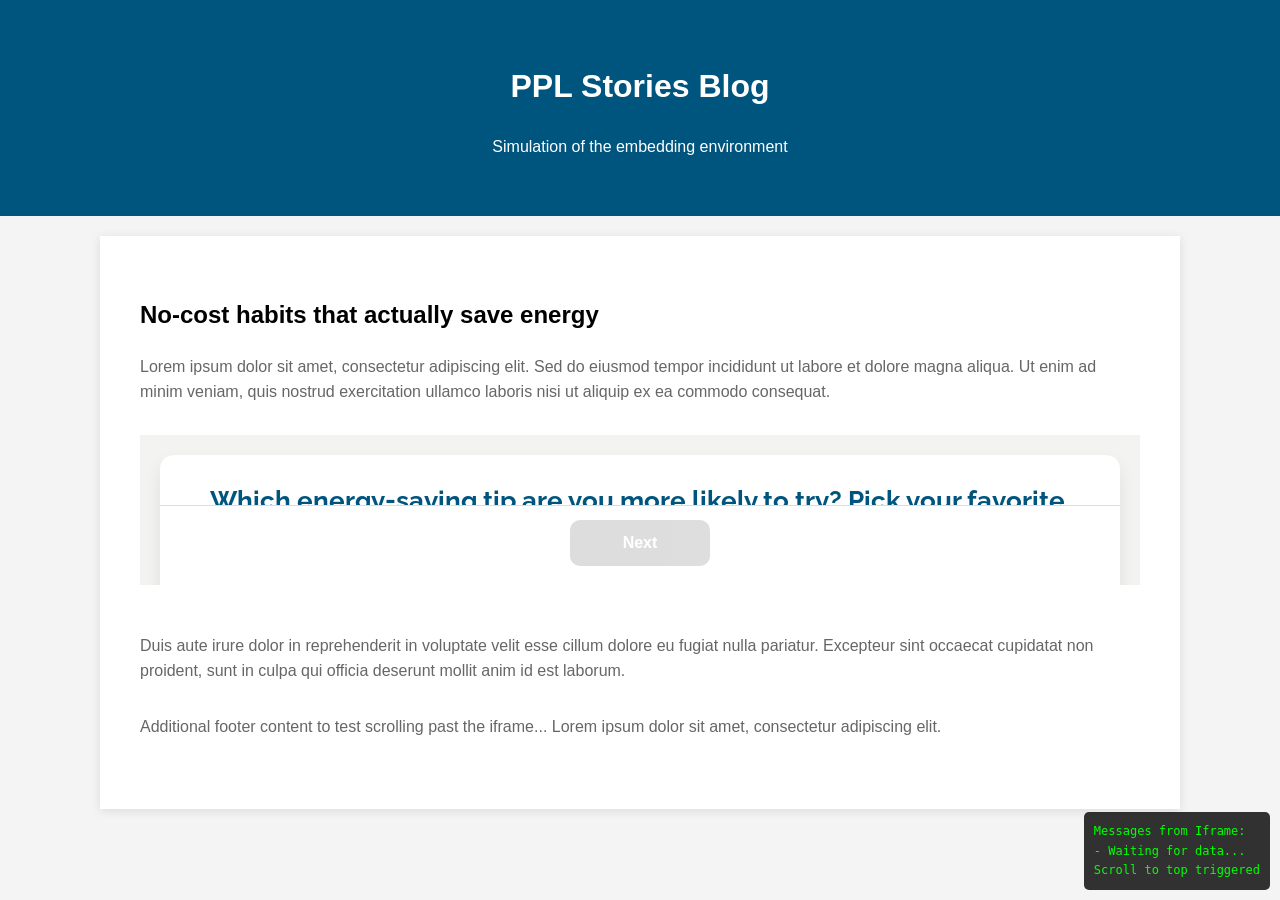
<file: ppl-questionare/embed-index.html>
<!DOCTYPE html>
<html lang="en">
<head>
    <meta charset="UTF-8">
    <meta name="viewport" content="width=device-width, initial-scale=1.0">
    <title>Blog Embed Simulation</title>
    <style>
        body {
            font-family: sans-serif;
            margin: 0;
            padding: 0;
            background-color: #f4f4f4;
            line-height: 1.6;
        }
        .blog-header {
            background-color: #00557F;
            color: white;
            padding: 40px 20px;
            text-align: center;
        }
        .content-wrapper {
            max-width: 1000px;
            margin: 20px auto;
            background: white;
            padding: 40px;
            box-shadow: 0 2px 10px rgba(0,0,0,0.1);
        }
        .placeholder-text {
            color: #666;
            margin-bottom: 30px;
        }
        #quiz-iframe {
            width: 100%;
            border: none;
            overflow: hidden;
            background-color: #F3F3F2; /* Match quiz background */
        }
        .debug-panel {
            position: fixed;
            bottom: 10px;
            right: 10px;
            background: rgba(0,0,0,0.8);
            color: #0f0;
            padding: 10px;
            font-family: monospace;
            font-size: 12px;
            border-radius: 5px;
            pointer-events: none;
        }
    </style>
</head>
<body>

    <div class="blog-header">
        <h1>PPL Stories Blog</h1>
        <p>Simulation of the embedding environment</p>
    </div>

    <div class="content-wrapper">
        <h2>No-cost habits that actually save energy</h2>
        <p class="placeholder-text">
            Lorem ipsum dolor sit amet, consectetur adipiscing elit. Sed do eiusmod tempor incididunt ut labore et dolore magna aliqua. 
            Ut enim ad minim veniam, quis nostrud exercitation ullamco laboris nisi ut aliquip ex ea commodo consequat.
        </p>

        <!-- The Embed Iframe -->
        <iframe id="quiz-iframe" src="index.html" scrolling="no"></iframe>

        <p class="placeholder-text" style="margin-top: 40px;">
            Duis aute irure dolor in reprehenderit in voluptate velit esse cillum dolore eu fugiat nulla pariatur. 
            Excepteur sint occaecat cupidatat non proident, sunt in culpa qui officia deserunt mollit anim id est laborum.
        </p>
        <p class="placeholder-text">
            Additional footer content to test scrolling past the iframe...
            Lorem ipsum dolor sit amet, consectetur adipiscing elit.
        </p>
    </div>

    <div class="debug-panel" id="debug">
        Messages from Iframe:<br>
        - Waiting for data...
    </div>

    <script>
        const iframe = document.getElementById('quiz-iframe');
        const debug = document.getElementById('debug');

        window.addEventListener('message', function(event) {
            // In a real environment, you'd check event.origin for security
            const data = event.data;

            if (data.type === 'setHeight') {
                iframe.style.height = data.height + 'px';
                debug.innerHTML = 'Last Height: ' + data.height + 'px';
            }

            if (data.type === 'scrollToTop') {
                // Scroll to the top of the iframe container
                const iframeTop = iframe.getBoundingClientRect().top + window.pageYOffset;
                window.scrollTo({
                    top: iframeTop - 20, // 20px offset for breathing room
                    behavior: 'smooth'
                });
                debug.innerHTML += '<br>Scroll to top triggered';
            }
        });
    </script>
</body>
</html>
</file>
<file: ppl-card/styles.css>
/* PPL Energy Savings Game CSS */

:root {
    --ppl-orange: #BA4A00;
    --ppl-light-orange: #F0851C;
    --ppl-cream: #FCD1AC;
    --ppl-white: #FFFFFF;
    --ppl-blue: #00557F;
    --ppl-dark-blue: #0071A8;
    --ppl-yellow: #FFB81C;
    --card-width: 182px;
    --card-height: 226px;
    --card-border-radius: 0px;
    --flip-duration: 0.3s;
    --match-animation-duration: 0.8s;
    --card-border-radius: 12px;
}

body {
    background: var(--ppl-orange);
    min-height: 100vh;
    font-family: 'Raleway', sans-serif;
    margin: 0;
    padding: 0;
    display: flex;
    flex-direction: column;
}

/* Skip link for accessibility */
.skip-link {
    position: absolute;
    top: -40px;
    left: 6px;
    background: var(--ppl-blue);
    color: var(--ppl-white);
    padding: 8px;
    text-decoration: none;
    border-radius: 4px;
    z-index: 1000;
    font-family: 'Raleway', sans-serif;
    font-weight: 500;
}

.skip-link:focus {
    top: 6px;
}

.container-fluid {
    padding: 0;
    max-width: 1440px;
    margin: 0 auto;
    min-height: 100vh;
    display: flex;
    flex-direction: column;
}

/* Game Board - First and centered */
.game-container {
    display: flex;
    align-items: center;
    justify-content: center;
    padding: 2rem 0;
}

.game-board {
    display: grid;
    grid-template-columns: repeat(6, var(--card-width));
    gap: 20px;
    margin: 0 auto;
}

/* Score Section - Second */
.score-section {
    text-align: left;
    margin-bottom: 1rem;
    padding: 0;
    width: calc(6 * var(--card-width) + 5 * 20px);
    margin-left: auto;
    margin-right: auto;
}

.score-container {
    display: flex;
    justify-content: flex-start;
    margin-bottom: 1rem;
}

.score-badge {
    background: var(--ppl-light-orange);
    color: var(--ppl-white);
    padding: 10px 20px;
    border-radius: 0;
    display: flex;
    align-items: center;
    gap: 10px;
}

.score-label {
    font-family: 'Raleway', sans-serif;
    font-weight: 500;
    font-size: 24px;
    line-height: 1.174;
}

.score-value {
   font-family: 'Raleway', sans-serif;
    font-weight: 700;
    font-size: 24px;
}

/* Text Section - Third */
.text-section {
    text-align: left;
    margin-bottom: 2rem;
    padding: 0;
    width: calc(6 * var(--card-width) + 5 * 20px);
    margin-left: auto;
    margin-right: auto;
}

.main-title {
    font-family: 'Raleway', sans-serif;
    font-weight: 700;
    font-size: 36px;
    line-height: 1.174;
    color: var(--ppl-cream);
    margin-bottom: 1rem;
    max-width: 899px;
}

.subtitle {
    font-family: 'Raleway', sans-serif;
    font-weight: 700;
    font-size: 24px;
    line-height: 1.174;
    color: var(--ppl-cream);
    margin-bottom: 1rem;
    max-width: 899px;
}



/* Tip Styles */
.tip-title {
    font-family: 'Raleway', sans-serif;
    font-weight: 700;
    font-size: 24px;
    line-height: 1.174;
    color: var(--ppl-cream);
    margin-bottom: 1rem;
    max-width: 899px;
}

.tip-description {
    font-family: 'Raleway', sans-serif;
    font-weight: 400;
    font-size: 16px;
    line-height: 1.174;
    color: var(--ppl-cream);
    margin-bottom: 2rem;
    max-width: 899px;
}

/* PPL Logo Footer - Bottom right */
.ppl-footer {
    position: fixed;
    bottom: 20px;
    right: 20px;
    z-index: 1000;
}

.logo-img {
    height: 107px;
    width: auto;
}

/* Card Styles */
.card {
    width: var(--card-width);
    height: var(--card-height);
    perspective: 1000px;
    cursor: pointer;
    position: relative;
    transition: transform 0.3s ease;
    background: var(--ppl-orange);
    border: none;

}

.card:hover {
    transform: translateY(-5px);
}

.card:focus {
    outline: 3px solid var(--ppl-yellow);
    outline-offset: 2px;
    transform: translateY(-5px);
}

.card:focus:not(:focus-visible) {
    outline: none;
    transform: none;
}

.card-inner {
    position: relative;
    width: 100%;
    height: 100%;
    text-align: center;
    transition: transform var(--flip-duration);
    transform-style: preserve-3d;
    border-radius: var(--card-border-radius);
}

.card.flipped .card-inner {
    transform: rotateY(180deg);
}

.card.matched .card-inner {
    animation: matchPulse var(--match-animation-duration) ease-in-out;
}

.card-front,
.card-back {
    position: absolute;
    width: 100%;
    height: 100%;
    backface-visibility: hidden;
    display: flex;
    align-items: center;
    justify-content: center;
    overflow: hidden;
    border-radius: var(--card-border-radius);
    border: 2px solid var(--ppl-orange);
    box-shadow: 0 0 0 2px var(--ppl-light-orange);
    transition: box-shadow 0.3s ease;
}

.card:hover .card-front,
.card:hover .card-back {
    box-shadow: 0 0 0 2px var(--ppl-light-orange), 0 8px 25px rgba(0, 0, 0, 0.15);
}

.card-front {
    background: var(--ppl-cream);
    transform: rotateY(180deg);
    padding: 5.22px 5.35px;
    border: 2px solid var(--ppl-orange);
    border-radius: var(--card-border-radius);
}

.card-back {
    background: var(--ppl-light-orange);
    transform: rotateY(0deg);
    background-image: url('images/card-back-update.jpg');
    background-size: cover;
    background-position: center;
    border: 2px solid var(--ppl-orange);
    border-radius: var(--card-border-radius);
}

/* Card Icons */
.card-icon {
    width: 100%;
    height: 100%;
    object-fit: contain;
}

/* Card Overlays */
.card-overlay {
    position: absolute;
    top: 0;
    left: 0;
    width: 100%;
    height: 100%;
    display: flex;
    align-items: center;
    justify-content: center;
    z-index: 10;
    opacity: 0.75;
    pointer-events: none;
}

.overlay-icon {
    width: 120px;
    height: 120px;
    object-fit: contain;
    position: absolute;
    top: 50%;
    left: 50%;
    transform: translate(-50%, -50%);
}

.check-overlay .overlay-icon {
    filter: drop-shadow(0 0 10px rgba(0, 166, 81, 0.5));
}

.cross-overlay .overlay-icon {
    filter: drop-shadow(0 0 10px rgba(193, 39, 45, 0.5));
}

/* Animations */
@keyframes matchPulse {
    0% {
        transform: rotateY(180deg) scale(1);
    }
    50% {
        transform: rotateY(180deg) scale(1.05);
    }
    100% {
        transform: rotateY(180deg) scale(1);
    }
}

@keyframes shake {
    0%, 100% {
        transform: translateX(0);
    }
    25% {
        transform: translateX(-5px);
    }
    75% {
        transform: translateX(5px);
    }
}

.card.wrong {
    animation: shake 0.3s ease-in-out;
}

/* Start Over Button */
.start-over-btn {
    background: var(--ppl-yellow);
    color: var(--ppl-blue);
    border: none;
    border-radius: 5px;
    padding: 9.04px 11.25px;
    font-family: 'Raleway', sans-serif;
    font-weight: 700;
    font-size: 24px;
    line-height: 1.174;
    width: 195px;
    height: 50px;
    cursor: pointer;
    transition: opacity 0.3s ease;
}

.start-over-btn:hover {
    background: var(--ppl-yellow);
    color: var(--ppl-blue);
    opacity: 0.9;
}

.start-over-btn:focus {
    outline: 3px solid var(--ppl-blue);
    outline-offset: 2px;
}

.start-over-btn:focus:not(:focus-visible) {
    outline: none;
}

/* Complete Button */
.complete-btn {
    background: var(--ppl-yellow);
    color: var(--ppl-blue);
    border: none;
    border-radius: 5px;
    padding: 9.04px 11.25px;
    font-family: 'Raleway', sans-serif;
    font-weight: 700;
    font-size: 24px;
    line-height: 1.174;
    width: 195px;
    height: 50px;
    cursor: pointer;
    transition: opacity 0.3s ease;
    margin-top: 1rem;
}

.complete-btn:hover {
    background: var(--ppl-yellow);
    color: var(--ppl-blue);
    opacity: 0.9;
}

.complete-btn:focus {
    outline: 3px solid var(--ppl-blue);
    outline-offset: 2px;
}

.complete-btn:focus:not(:focus-visible) {
    outline: none;
}

/* Responsive Design */

@media (max-width: 1199px) {
    .game-board {
        grid-template-columns: repeat(4, var(--card-width));
        gap: 15px;
        padding: 0 60px;
    }
    
    .score-section,
    .text-section {
        width: calc(4 * var(--card-width) + 3 * 15px);
        margin-left: auto;
        margin-right: auto;
    }
    
    .main-title {
        font-size: 32px;
    }
    
    .subtitle {
        font-size: 20px;
    }
    
    .overlay-icon {
        width: 100px;
        height: 100px;
    }
}

@media (max-width: 768px) {
    :root {
        --card-width: 130px;
        --card-height: 160px;
    }
    
    .game-board {
        grid-template-columns: repeat(4, var(--card-width));
        gap: 16px;
        padding: 0 20px;
    }
    
    .score-section,
    .text-section {
        width: calc(4 * var(--card-width) + 3 * 16px);
        margin-left: auto;
        margin-right: auto;
    }
    
    .main-title {
        font-size: 24px;
    }
    
    .subtitle {
        font-size: 18px;
    }
    
    .score-label,
    .score-value {
        font-size: 24px;
    }
    
    .logo-img {
        height: 80px;
    }
    
    .overlay-icon {
        width: 100px;
        height: 100px;
    }
}

@media (max-width: 600px) {
    :root {
        --card-width: 100px;
        --card-height: 120px;
    }
    
    .game-board {
        grid-template-columns: repeat(3, var(--card-width));
        gap: 16px;
        padding: 0 10px;
    }
    
    .score-section,
    .text-section {
        width: calc(3 * var(--card-width) + 2 * 16px);
        margin-left: auto;
        margin-right: auto;
        padding: 0 10px;
    }
    
    .main-title {
        font-size: 18px;
    }
    
    .subtitle {
        font-size: 16px;
    }
    
    .score-label,
    .score-value {
        font-size: 18px;
    }
    
    .logo-img {
        height: 50px;
    }
    
    .overlay-icon {
        width: 80px;
        height: 80px;
    }
}

@media (max-width: 480px) {
    :root {
        --card-width: 100px;
        --card-height: 120px;
    }
    
    .game-board {
        grid-template-columns: repeat(3, var(--card-width));
        gap: 16px;
        padding: 0 8px;
    }
    
    .score-section,
    .text-section {
        width: calc(3 * var(--card-width) + 2 * 16px);
        margin-left: auto;
        margin-right: auto;
        padding: 0 8px;
    }
    
    .main-title {
        font-size: 16px;
    }
    
    .subtitle {
        font-size: 14px;
    }
    
    .score-label,
    .score-value {
        font-size: 16px;
    }
    
    .logo-img {
        height: 40px;
    }
    
    .overlay-icon {
        width: 70px;
        height: 70px;
    }
}

@media (max-width: 360px) {
    :root {
        --card-width: 80px;
        --card-height: 105px;
    }
    
    .game-board {
        grid-template-columns: repeat(3, var(--card-width));
        gap: 16px;
        padding: 0 5px;
    }
    
    .score-section,
    .text-section {
        width: calc(3 * var(--card-width) + 2 * 16px);
        margin-left: auto;
        margin-right: auto;
        padding: 0 5px;
    }
    
    .main-title {
        font-size: 18px;
    }
    
    .subtitle {
        font-size: 14px;
    }
    
    .score-label,
    .score-value {
        font-size: 18px;
    }
    
    .logo-img {
        height: 50px;
    }
    
    .overlay-icon {
        width: 60px;
        height: 60px;
    }
}

/* Game State Indicators */
.game-started .card {
    pointer-events: auto;
}

.game-started .card:not(.flipped):not(.matched) {
    cursor: pointer;
}

.game-started .card.flipped,
.game-started .card.matched {
    cursor: default;
}

/* Disable pointer events when processing a turn */
.game-started.processing-turn .card:not(.flipped):not(.matched) {
    pointer-events: none;
    cursor: not-allowed;
    opacity: 0.4;
}

/* Loading Animation */
.loading {
    display: inline-block;
    width: 20px;
    height: 20px;
    border: 3px solid rgba(255, 255, 255, 0.3);
    border-radius: 50%;
    border-top-color: #fff;
    animation: spin 1s ease-in-out infinite;
}

@keyframes spin {
    to {
        transform: rotate(360deg);
    }
}
</file>
<file: ppl-slider-v2/styles.css>
* {
    margin: 0;
    padding: 0;
    box-sizing: border-box;
}

:where(h1, h2, h3, h4, h5, h6, p, li, dt, dd, blockquote, figcaption, label, button, a, span) {
    text-wrap: pretty;
}

html, body {
    overflow: visible;
    height: auto;
}

:root {
    --brand-50: #E3F0F6;
    --brand-100: #BFDBE9;
    --brand-200: #BDDED8;
    --brand-300: #5DB3D5;
    --brand-400: #0090A8;
    --brand-500: #0181BE;
    --brand-600: #0071A8;
    --brand-700: #00557F;
    --brand-800: #004466;
    --brand-900: #00334D;

    --slate-50: #F3F3F2;
    --slate-100: #EDEDEF;
    --slate-200: #DCDCE0;
    --slate-300: #D0D0D0;
    --slate-400: #D9DAD4;
    --slate-500: #9597A1;
    --slate-600: #727582;
    --slate-700: #4F5263;
    --slate-800: #3E414E;
    --slate-900: #1F2128;

    --ppl-electric-orange: #F0851C;
    --ppl-dark-green: #008817;

    --primary: var(--brand-500);
    --primary-strong: var(--brand-600);
    --primary-dark: var(--brand-700);
    --surface: #ffffff;
    --surface-muted: var(--slate-50);
    --border: var(--slate-200);
    --text: var(--slate-900);

    /* Slider track colors */
    --slider-fill: #001A4D;
    --slider-track-bg: #ffffff;
    --slider-border: #001A4D;
    --slider-thumb: #1A7DBE;
}

body {
    font-family: "Raleway", "Inter", system-ui, sans-serif;
    background-color: var(--surface-muted);
    color: var(--text);
    padding: 20px;
    min-height: 100vh;
    display: flex;
    justify-content: center;
    align-items: flex-start;
}

.container {
    max-width: 860px;
    width: 100%;
    margin: 0 auto;
    padding: 2rem;
}

.step {
    display: none;
}

.step.active {
    display: block;
}

.hidden {
    display: none !important;
}

/* ── Slider Card — fixed height so all screens match ─── */

.slider-card {
    background: var(--surface);
    border-radius: 14px;
    overflow: visible;
    box-shadow: 0 8px 24px rgba(0, 0, 0, 0.09);
    /* Fixed height keeps card identical on question AND answer view */
    height: 760px;
    display: flex;
    flex-direction: column;
}

.q-view,
.a-view {
    height: 760px;
    display: flex;
    flex-direction: column;
    flex-shrink: 0;
}

/* ── Question view ───────────────────────────────────── */

.question-hero {
    width: 100%;
    line-height: 0;
    flex-shrink: 0;
}

.question-hero img {
    width: 100%;
    height: 380px;
    object-fit: cover;
    display: block;
    clip-path: inset(0 round 14px 14px 0 0);
}

.question-content {
    padding: 28px 40px 0;
    flex: 1;
    display: flex;
    flex-direction: column;
}

.question-text {
    font-size: 1.45rem;
    font-weight: 400;
    color: var(--text);
    text-align: center;
    line-height: 1.35;
    margin-bottom: 28px;
}

/* ── Slider ──────────────────────────────────────────── */

.slider-section {
    margin-bottom: 0;
}

.q-slider {
    -webkit-appearance: none;
    appearance: none;
    width: 100%;
    height: 18px;
    border-radius: 999px;
    border: 2.5px solid var(--slider-border);
    background: linear-gradient(
        to right,
        var(--slider-fill) 0%,
        var(--slider-fill) 50%,
        var(--slider-track-bg) 50%,
        var(--slider-track-bg) 100%
    );
    outline: none;
    cursor: pointer;
    display: block;
}

.q-slider:focus-visible {
    outline: 3px solid #1A7DBE;
    outline-offset: 4px;
    box-shadow: 0 0 0 4px rgba(26, 125, 190, 0.25);
}

.q-slider::-webkit-slider-thumb {
    -webkit-appearance: none;
    appearance: none;
    width: 46px;
    height: 46px;
    border-radius: 50%;
    background: var(--slider-thumb);
    cursor: pointer;
    border: 4px solid #ffffff;
    box-shadow: 0 2px 10px rgba(0, 0, 0, 0.28);
    margin-top: -14px; /* center on track */
}

.q-slider:focus-visible::-webkit-slider-thumb {
    box-shadow:
        0 0 0 4px #ffffff,
        0 0 0 8px rgba(26, 125, 190, 0.95),
        0 2px 10px rgba(0, 0, 0, 0.28);
}

.q-slider::-moz-range-thumb {
    width: 46px;
    height: 46px;
    border-radius: 50%;
    background: var(--slider-thumb);
    cursor: pointer;
    border: 4px solid #ffffff;
    box-shadow: 0 2px 10px rgba(0, 0, 0, 0.28);
}

.q-slider:focus-visible::-moz-range-thumb {
    box-shadow:
        0 0 0 4px #ffffff,
        0 0 0 8px rgba(26, 125, 190, 0.95),
        0 2px 10px rgba(0, 0, 0, 0.28);
}

.q-slider::-webkit-slider-runnable-track {
    height: 18px;
    border-radius: 999px;
}

.q-slider::-moz-range-track {
    height: 18px;
    border-radius: 999px;
    border: 2.5px solid var(--slider-border);
}

.slider-labels {
    display: flex;
    justify-content: space-between;
    margin-top: 10px;
    font-size: 1rem;
    font-weight: 600;
    color: var(--text);
}

/* ── Question footer / Submit ────────────────────────── */

.question-footer {
    display: flex;
    flex-direction: row;
    align-items: center;
    gap: 14px;
    padding: 24px 0 28px;
    margin-top: auto; /* push to bottom of question-content */
    justify-content: center;
}

.submit-btn {
    background-color: var(--primary-strong);
    color: white;
    border: none;
    padding: 14px 52px;
    font-size: 1.05rem;
    font-weight: 700;
    border-radius: 10px;
    cursor: pointer;
    font-family: inherit;
    transition: background 0.2s, transform 0.2s, box-shadow 0.2s;
    box-shadow: 0 5px 14px rgba(0, 81, 127, 0.22);
}

.submit-btn:hover {
    background-color: var(--primary-dark);
    transform: translateY(-2px);
    box-shadow: 0 8px 16px rgba(0, 81, 127, 0.3);
}

/* ── Answer view ─────────────────────────────────────── */

.answer-hero {
    position: relative;
    width: 100%;
    line-height: 0;
    overflow: visible;
    flex-shrink: 0;
}

.answer-hero > img:first-child {
    width: 100%;
    height: 380px;
    object-fit: cover;
    display: block;
    clip-path: inset(0 round 14px 14px 0 0);
}

.on-track-banner {
    position: absolute;
    left: 0;
    right: 0;
    bottom: 0;
    z-index: 4;
    margin: 0;
    padding: 14px 16px;
    text-align: center;
    font-size: 1.05rem;
    font-weight: 700;
    color: #ffffff;
    line-height: 1.2;
    background: rgba(0, 136, 23, 0.9);
}

.on-track-banner--blue {
    background: rgba(0, 113, 168, 0.9);
}

/* Legacy overlays hidden by default */
.overlay-highfive,
.overlay-badge2 {
    display: none;
}

/* Deterministic per-question badge on result view */
.overlay-badge {
    display: block;
    position: absolute;
    top: -42px;
    width: 320px;
    height: 320px;
    object-fit: contain;
    filter: drop-shadow(0 4px 14px rgba(0, 0, 0, 0.35));
    z-index: 3;
}

.overlay-badge.badge-pos-left {
    left: -64px;
}

.overlay-badge.badge-pos-right {
    right: 0px;
}
.overlay-badge.badge-pos-top {
    top: -50px;
}
.overlay-badge.badge-pos-bottom {
    bottom: -64px;
}

/* ── Answer content (below image) ────────────────────── */

.answer-content {
    flex: 1;
    padding: 28px 40px 32px;
    text-align: center;
    display: flex;
    flex-direction: column;
    justify-content: flex-start;
}

.answer-body-text {
    font-size: 1rem;
    color: var(--text);
    line-height: 1.35;
    margin-bottom: 18px;
    font-weight: 400;
}

.answer-title {
    font-size: 1.42rem;
    line-height: 1.2;
    margin-bottom: 14px;
    font-weight: 400;
}

.answer-body-text strong {
    font-weight: 700;
}

.answer-buttons {
    display: flex;
    justify-content: center;
    gap: 14px;
    flex-wrap: wrap;
    margin-top: auto;
}

.learn-more-btn {
    background-color: var(--primary-strong);
    color: white;
    text-decoration: none;
    padding: 14px 40px;
    font-size: 1rem;
    font-weight: 700;
    border-radius: 10px;
    font-family: inherit;
    transition: background 0.2s, transform 0.2s;
    box-shadow: 0 5px 14px rgba(0, 81, 127, 0.22);
    display: inline-block;
}

.learn-more-btn:hover {
    background-color: var(--primary-dark);
    transform: translateY(-2px);
}

.next-btn {
    background-color: var(--primary-strong);
    color: white;
    border: 2.5px solid var(--primary-strong);
    padding: 13px 24px;
    font-size: 1rem;
    font-weight: 700;
    border-radius: 10px;
    cursor: pointer;
    font-family: inherit;
    transition: background 0.2s, color 0.2s, transform 0.2s;
}

.prev-btn {
    background: transparent;
    color: var(--primary-strong);
    border: 2.5px solid var(--primary-strong);
    padding: 13px 24px;
    font-size: 1rem;
    font-weight: 700;
    border-radius: 10px;
    cursor: pointer;
    font-family: inherit;
    transition: background 0.2s, color 0.2s, transform 0.2s;
}

.prev-btn:hover {
    background-color: var(--primary-strong);
    color: white;
    transform: translateY(-2px);
}

.answer-buttons .prev-btn,
.answer-buttons .next-btn {
    width: 160px;
    text-align: center;
}

.prev-btn-hidden {
    visibility: hidden;
    pointer-events: none;
}

.next-btn:hover {
    background-color: var(--primary-dark);
    border-color: var(--primary-dark);
    color: white;
    transform: translateY(-2px);
}

/* ── Progress bar ────────────────────────────────────── */

.progress-section {
    margin-top: 14px;
    display: flex;
    flex-direction: column;
    gap: 8px;
    width: min(420px, 100%);
    align-items: center;
    position: relative;
    margin-left: auto;
    margin-right: auto;
}

.progress-bar {
    width: 100%;
    height: 25px;
    background-color: #e1e3e5;
    border-radius: 999px;
    overflow: hidden;
    position: relative;
}

.progress-fill {
    height: 100%;
    background-color: var(--primary);
    transition: width 0.35s ease;
    border-radius: 999px;
    min-width: 48px;
}

.progress-text {
    position: absolute;
    left: 12px;
    top: 50%;
    transform: translateY(-50%);
    font-size: 0.95rem;
    color: white;
    font-weight: 700;
    pointer-events: none;
    text-shadow: 0 1px 2px rgba(0, 0, 0, 0.25);
    font-family: "Proxima Nova", "Raleway", system-ui, sans-serif;
}

/* ── Result Page ─────────────────────────────────────── */

.result-container {
    position: relative;
    width: 100%;
    border-radius: 14px;
    overflow: hidden;
    box-shadow: 0 8px 18px rgba(0, 0, 0, 0.1);
}

.result-image {
    width: 100%;
    height: auto;
    display: block;
}

.result-overlay {
    position: absolute;
    top: 0; left: 0; right: 0; bottom: 0;
    display: flex;
    flex-direction: column;
    justify-content: flex-start;
    align-items: flex-start;
    gap: 14px;
    padding: 54px 52px;
    background: linear-gradient(90deg, rgba(255,255,255,0.42) 0%, rgba(255,255,255,0.16) 55%, rgba(255,255,255,0) 85%);
}

.result-overlay.right-align {
    align-items: flex-end;
    text-align: right;
}

.result-title {
    color: var(--primary-dark);
    font-size: 2.8rem;
    font-weight: 700;
    line-height: 1.15;
    margin: 0;
    white-space: pre-line;
    text-shadow: 0 3px 10px rgba(255,255,255,0.55);
}

.result-description {
    color: var(--primary-dark);
    font-size: 1.3rem;
    margin: 0 0 22px;
    text-shadow: 0 3px 10px rgba(255,255,255,0.55);
    line-height: 1.45;
    max-width: 520px;
    white-space: pre-line;
}

.restart-button {
    background-color: var(--primary);
    color: white;
    border: none;
    padding: 14px 40px;
    font-size: 1rem;
    font-weight: 700;
    border-radius: 10px;
    cursor: pointer;
    font-family: inherit;
    transition: all 0.3s ease;
    margin-top: auto;
    box-shadow: 0 6px 14px rgba(0, 81, 127, 0.22);
}

.restart-button:hover {
    background-color: var(--primary-strong);
    transform: translateY(-2px);
}

/* ── Ending screen ────────────────────────────────────── */

.ending-card {
    height: auto;
    min-height: 760px;
}

.ending-hero {
    position: relative;
    line-height: 0;
    overflow: visible;
}

.ending-hero > img:first-child {
    width: 100%;
    height: 380px;
    object-fit: cover;
    display: block;
    position: relative;
    z-index: 1;
    clip-path: inset(0 round 14px 14px 0 0);
}

.ending-hero-overlay {
    position: absolute;
    inset: 0;
    z-index: 2;
    background: #0071a8;
    mix-blend-mode: multiply;
    pointer-events: none;
}

.ending-badge {
    position: absolute;
    top: -86px;
    right: -92px;
    width: min(540px, 66vw);
    height: auto;
    filter: drop-shadow(0 4px 14px rgba(0, 0, 0, 0.35));
    z-index: 4;
}

.ending-content {
    flex: 1;
    display: flex;
    flex-direction: column;
    justify-content: flex-start;
    align-items: center;
    gap: 28px;
    padding: 40px 20px 60px;
}

.ending-title {
    font-size: 2rem;
    font-weight: 700;
    text-align: center;
    padding-top: 2rem;
}

/* ── Responsive ──────────────────────────────────────── */

@media (max-width: 600px) {
    body {
        padding: 12px;
    }

    .container {
        padding: 1rem;
    }

    .question-footer {
        flex-wrap: nowrap;
        width: 100%;
    }

    .question-footer .prev-btn,
    .question-footer .submit-btn {
        width: calc(50% - 7px);
        min-width: 0;
        padding-left: 10px;
        padding-right: 10px;
        white-space: nowrap;
    }

    .question-hero img,
    .answer-hero > img:first-child {
        height: 240px;
    }

    .question-content {
        padding: 20px 20px 0;
    }

    .question-text {
        font-size: 1.15rem;
        margin-bottom: 22px;
    }

    .q-slider::-webkit-slider-thumb {
        width: 36px;
        height: 36px;
        margin-top: -9px;
    }

    .q-slider::-moz-range-thumb {
        width: 36px;
        height: 36px;
    }

    .q-slider {
        height: 14px;
    }

    .answer-content {
        padding: 20px 20px 24px;
    }

    .answer-body-text {
        font-size: 1rem;
    }

    .answer-title {
        font-size: 1.35rem;
    }

    .answer-buttons {
        flex-direction: row;
        align-items: center;
        justify-content: center;
        flex-wrap: nowrap;
    }

    .learn-more-btn {
        width: auto;
        text-align: center;
        padding: 13px 20px;
    }

    .answer-buttons .prev-btn,
    .answer-buttons .next-btn {
        width: calc(50% - 7px);
        min-width: 0;
        padding-left: 10px;
        padding-right: 10px;
        white-space: nowrap;
    }

    .ending-content .answer-buttons .prev-btn,
    .ending-content .answer-buttons .submit-btn {
        width: calc(50% - 7px);
        min-width: 0;
        padding-left: 10px;
        padding-right: 10px;
        white-space: nowrap;
    }

    .overlay-badge {
        width: 220px !important;
        height: 220px !important;
        top: -24px !important;
    }

    .overlay-badge.badge-pos-left {
        left: -24px !important;
    }

    .overlay-badge.badge-pos-right {
        right: -24px !important;
    }

    .overlay-badge2 {
        width: 200px !important;
        height: auto !important;
    }

    .slider-card,
    .q-view,
    .a-view {
        height: auto;
        min-height: 560px;
    }

    /* Result page */
    .result-title {
        font-size: 1.8rem;
        margin-top: 2rem;
    }

    .result-description {
        font-size: 1rem;
    }

    .result-overlay {
        padding: 20px;
    }

    .result-container {
        min-height: 520px;
        position: relative;
    }

    .result-container picture,
    .result-container .result-image {
        position: absolute;
        top: 0; left: 0;
        width: 100%; height: 100%;
        object-fit: cover;
        z-index: 1;
    }

    .result-overlay {
        position: absolute;
        top: 0; left: 0; right: 0; bottom: 0;
        z-index: 2;
        justify-content: flex-start !important;
        align-items: center !important;
        text-align: center !important;
        gap: 12px;
        padding: 30px 24px;
        background: linear-gradient(180deg, rgba(255,255,255,0.7) 0%, rgba(255,255,255,0.4) 40%, rgba(255,255,255,0) 100%);
    }

    .result-title {
        font-size: 2rem;
        margin-top: 0;
    }

    .result-description {
        font-size: 1.1rem;
        max-width: 280px;
    }

    .restart-button {
        margin-top: auto;
        margin-bottom: 20px;
    }

    .ending-hero > img:first-child {
        height: 260px;
    }

    .ending-badge {
        width: 280px;
        right: -42px;
        top: -34px;
    }

    .ending-title {
        font-size: 2rem;
    }
}
</file>
<file: ppl-room-new/style.css>
/* Reset and base styles - ensuring they override Bootstrap */
* {
    margin: 0 !important;
    padding: 0 !important;
    box-sizing: border-box !important;
}

body {
    background-color: #001689 !important;
    font-family: 'Raleway', Arial, sans-serif !important;
    min-height: 100vh !important;
    display: flex !important;
    flex-direction: column !important;
    justify-content: center !important;
    align-items: center !important;
    padding: 2% !important;
    position: relative !important;
    overflow-x: hidden !important;
    overflow-y: auto !important;
    -webkit-overflow-scrolling: touch !important;
    width: 100% !important;
    margin: 0 !important;
}

html {
    overflow-x: hidden !important;
    width: 100% !important;
    overscroll-behavior-x: none !important;
}

/* Iframe-friendly wrapper */
.iframe-wrapper {
    width: 100%;
    height: 100%;
    display: flex;
    flex-direction: column;
    justify-content: center;
    align-items: center;
    position: relative;
}



/* Title Section Styles */
.title-section {
    text-align: left;
    max-width: 80%;
    width: 100%;
    z-index: 10;
}

@media (max-width: 600px) {
   body{
    justify-content: flex-start !important;
   }
   .title-section{
    margin-top: 2rem !important;
   }
}





.main-title {
    color: white !important;
    font-size: 2.5rem !important;
    font-weight: bold !important;
    margin: 0 0 1rem 0 !important;
    line-height: 1.2 !important;
    font-family: 'Raleway', Arial, sans-serif !important;
}

.subtitle {
    color: white !important;
    font-size: 1.125rem !important;
    margin: 0 !important;
    line-height: 1.4 !important;
    font-family: 'Raleway', Arial, sans-serif !important;
    font-weight: normal !important;
}

.room-container {
    width: 100%;
    max-width: 75rem;
    max-height: 55.625rem;
    aspect-ratio: 1778/1321;
    position: relative;
    display: flex;
    justify-content: center;
    align-items: center;
    overflow: hidden;
    will-change: transform;
    transform-origin: center center;
    backface-visibility: hidden;
    -webkit-backface-visibility: hidden;
    contain: content;
    isolation: isolate;
}

/* Mobile replacement image overlay */
.mobile-replacement {
    position: absolute;
    top: 0;
    left: 0;
    width: 100%;
    height: 100%;
    object-fit: contain;
    z-index: 3; /* Above furniture */
    display: none;
    pointer-events: none;
}

.mobile-replacement.show {
    display: block;
}

/* When a mobile tip is active, hide the base frame and furniture */
@media (max-width: 600px) {
    .room-container.mobile-tip-active .room-frame,
    .room-container.mobile-tip-active .furniture {
        display: none !important;
    }
}

.room {
    width: 100%;
    height: 100%;
    position: relative;
    overflow: hidden;
}

.room-frame {
    position: absolute;
    top: 0;
    left: 0;
    width: 100%;
    height: 100%;
    z-index: 1;
    transition: transform 0.4s cubic-bezier(0.4, 0, 0.2, 1);
    will-change: transform;
}

.frame-bg {
    width: 100%;
    height: 100%;
    object-fit: contain;
    object-position: center;
}

.furniture {
    position: absolute;
    top: 0;
    left: 0;
    width: 100%;
    height: 100%;
    z-index: 2;
    transition: transform 0.4s cubic-bezier(0.4, 0, 0.2, 1);
    will-change: transform;
}

.item {
    position: absolute;
    display: flex;
    justify-content: center;
    align-items: center;
}

.furniture-img {
    max-width: 100%;
    max-height: 100%;
    object-fit: contain;
    filter: drop-shadow(0 2px 4px rgba(0, 0, 0, 0.2));
    opacity: 0;
    visibility: hidden;
    transition: opacity 0.3s ease, visibility 0.3s ease;
}

.furniture-img.show {
    opacity: 1;
    visibility: visible;
}

/* Positioning furniture based on Figma design, adjusted for room boundaries */

.fridge {
    top: 25.9%;
    right: 20.5%;
    width: 6%;
    height: auto;
}

.thermostat {
    top: 43.5%;
    left: 54.2%;
    width: 1.5%;
    height: auto;
}

.lamp {
    top: 57.5%;
    left: 27.8%;
    width: 8.1%;
    height: auto;
}

.window {
    top: 36.7%;
    left: 12%;
    width: 7%;
    height: auto;
}

.couch {
   bottom: 14.9%;
    left: 52.4%;
    width: 22.8%;
    height: auto;
}

.showerhead {
    top: 8.8%;
    left: 54%;
    width: 1.7%;
    height: auto;
}

.thin-lamp {
    top: 58%;
    right: 27%;
    width: 2.4%;
    height: auto;
}

.dishwasher {
    top: 37%;
    right: 17%;
    width: 5.5%;
    height: auto;
}

/* Large screen adjustments */
@media (min-width: 1400px) {
    .room-container {
        max-width: 62.5rem;
        max-height: 46.25rem;
    }
}

/* Info Dot Styles - Using Figma Dot */
.info-dot {
    position: absolute;
    top: -1rem;
    right: -1rem;
    width: 2.0625rem;
    height: 2.0625rem;
    cursor: pointer;
    z-index: 15;
    transition: all 0.3s ease;
    background: none;
    border-radius: 50%;
}
.sofa-dot{
    left: auto;
    right: 1.5rem !important;
    top: 0.5rem !important;
}
.lamp-dot{
    right: 5rem !important;
    top: 2rem !important;
}
.showerhead-dot{
    top: 1rem !important;
}
.thermostat-dot{
     top: -2rem !important;
}
.dishwasher-dot{
    right:0rem !important;
}

.dot-img {
    width: 100%;
    height: 100%;
    object-fit: contain;
    transition: transform 0.3s ease;
    position: relative;
    z-index: 15;
    background: none;
    border: none;
    padding: 0;
    cursor: pointer;
    outline: none;
}

/* Plus Icon Styles */
.plus-icon path:first-child {
    fill: #f0851c !important;
    transition: fill 0.3s ease;
}

.info-dot.active .plus-icon path:first-child {
    fill: #0078d3 !important;
}

/* Focus styles for keyboard accessibility */
.dot-img:focus {
    outline: 2px solid #0078D4;
    outline-offset: 2px;
    border-radius: 50%;
}

.dot-img:focus-visible {
    outline: 2px solid #0078D4;
    outline-offset: 2px;
    border-radius: 50%;
}

.info-dot:hover .dot-img {
    transform: scale(1.1);
    filter: drop-shadow(0 4px 0.5rem rgba(0, 0, 0, 0.3));
}

/* Rotate plus to X when active */
.info-dot.active .dot-img {
    transform: rotate(45deg);
}

.info-dot.active:hover .dot-img {
    transform: rotate(45deg) scale(1.1);
}

/* Info Tooltip Styles - Matching Figma Design */
.info-tooltip {
    position: absolute;
    top: -7rem;
    padding: 1.25rem 1.75rem !important;
    right: -10rem;
    width: 20rem;
    background: #0078D4;
    border-radius: 1.25rem;
    box-shadow: 0 0.5rem 1.5625rem rgba(0, 0, 0, 0.3);
    opacity: 0;
    visibility: hidden;
    transform: translateY(0);
    transition: opacity 0.3s ease, visibility 0.3s ease;
    z-index: 1;
    pointer-events: none;
    padding: 1.25rem;
}
.info-tooltip-window{
    top: -6rem !important;
    right: -11rem !important;
}
.info-tooltip-fridge{
    right: -5rem !important;
    top: -6rem !important;
}
.info-tooltip-dishwasher{
     right: -5rem !important;   
}
.info-tooltip-thin-lamp{
    top: -6rem !important;
}
.info-tooltip-showerhead{
    top: -0.625rem !important;
    padding-bottom: 1.25rem !important;
    right: -19rem !important;
}
@media (max-width: 800px) {
    .info-tooltip-showerhead{
   right: -1rem !important;
}
}
.info-tooltip-couch{
    right: -5rem !important;
}
@media (min-width: 991px) {
.info-tooltip-lamp{
    right: -3rem !important;
}
}

.info-dot.active .info-tooltip {
    opacity: 1;
    visibility: visible;
    pointer-events: auto;
}

.info-tooltip-content {
    position: relative;
}

.info-tooltip-content h4 {
    color: white;
    font-size: 1.125rem;
    font-weight: bold;
    margin: 0 0 0.5rem 0;
    font-family: 'Raleway', Arial, sans-serif;
    line-height: 1.2;
    padding-bottom: 0.5rem !important;
}

.info-tooltip-content p {
    color: white;
    font-size: 0.875rem;
    line-height: 1.3;
    margin: 0;
    font-family: 'Raleway', Arial, sans-serif;
    font-weight: normal;
}

/* No arrow needed - matching Figma design */


/* Mobile Dropdown Styles */
.mobile-dropdown-container {
    display: none;
    width: 100%;
    max-width: 100%;
    margin: 3rem 0 !important;
    margin-top: 1rem !important;
    z-index: 10;
}

.dropdown-wrapper {
    position: relative;
    width: 100%;
}

.equipment-dropdown {
    width: 100%;
    padding: 0.75rem !important;
    padding-right: 3rem !important; /* Make room for the custom chevron */
    font-size: 1rem;
    font-family: 'Raleway', Arial, sans-serif;
    border: 2px solid #0078D4;
    border-radius: 0.5rem;
    background: white;
    color: #001689;
    cursor: pointer;
    outline: none;
    transition: all 0.3s ease;
    appearance: none; /* Remove default dropdown arrow */
    -webkit-appearance: none;
    -moz-appearance: none;
}

.dropdown-chevron {
    position: absolute;
    right: 1rem;
    top: 50%;
    transform: translateY(-50%);
    color: #001689;
    font-size: 1.25rem; /* Larger size */
    pointer-events: none;
    transition: transform 0.3s ease;
    z-index: 1;
}

.dropdown-chevron.open {
    transform: translateY(-50%) rotate(180deg); /* Rotate 180 degrees when open */
}

.equipment-dropdown:focus {
    border-color: #005a9e;
    box-shadow: 0 0 0 3px rgba(0, 120, 212, 0.2);
}

.equipment-dropdown:hover {
    border-color: #005a9e;
}

.equipment-dropdown option {
    padding: 0.5rem;
    font-family: 'Raleway', Arial, sans-serif;
}

/* Responsive adjustments */
@media (max-width: 600px) {
    .mobile-dropdown-container {
        display: block;
    }
    
    /* Show mobile tooltip container and hide desktop tooltips */
    .mobile-info-tooltip {
        display: block !important;
    }

	/* Hide only the dot image on mobile, keep panel/area available */
	.info-dot .dot-img {
		display: none !important;
	}
    
    /* Hide desktop tooltips on mobile */
    .info-tooltip {
        display: none !important;
    }
    
    .title-section {
        margin-bottom: 1rem !important;
        max-width: 90%;
    }
    
    .main-title {
        font-size: 1.75rem !important;
    }
    
    .subtitle {
        font-size: 1rem !important;
    }
    
    .room-container {
        max-height: 60rem;
    }
    
    .info-dot {
        width: 1.75rem;
        height: 1.75rem;
        top: -0.875rem;
        right: -0.875rem;
    }
    
    .info-tooltip {
        width: auto !important;
        left: 1rem !important;
        right: 1rem !important;
        transform: none !important;
        top: auto !important;
        bottom: 3rem !important;
        padding: 0.9375rem !important;
        position: fixed !important;
        z-index: 30 !important; /* above logo */
        opacity: 0 !important;
        visibility: hidden !important;
        transition: opacity 0.3s ease, visibility 0.3s ease !important;
    }
    
    .info-dot.active .info-tooltip {
        opacity: 1 !important;
        visibility: visible !important;
        transform: none !important;
    }
    
    .info-tooltip-content h4 {
        font-size: 1rem;
    }
    
    .info-tooltip-content p {
        font-size: 0.75rem;
    }
    
    /* Mobile close button - only visible on mobile */
    .info-tooltip-close-mobile {
        position: absolute;
        top: 0.625rem;
        right: 0.625rem;
        background: white;
        border: 2px solid #0078D4;
        color: #0078D4;
        font-size: 1rem;
        cursor: pointer;
        width: 1.75rem;
        height: 1.75rem;
        display: flex;
        align-items: center;
        justify-content: center;
        border-radius: 50%;
        transition: all 0.3s ease;
        font-weight: bold;
    }
    
    .info-tooltip-close-mobile:hover {
        background: #f0f0f0;
        transform: scale(1.1);
    }
    
    .logo-section {
        bottom: 6rem !important;
        right: 0.75rem !important;
        z-index: 45 !important;
    }

    /* Hide logo when mobile tooltip is showing */
    .mobile-info-tooltip.show ~ .logo-section,
    .mobile-info-tooltip.show + .logo-section {
        display: none !important;
    }
    
    /* Hide logo when a tooltip is open on mobile */
    body.tooltip-open .logo-section {
        display: none !important;
    }
    
    .logo {
        height: 2rem !important;
    }
}

/* Hide mobile close button on desktop */
.info-tooltip-close-mobile {
    display: none;
}

/* Mobile Info Tooltip Styles */
.mobile-info-tooltip {
    display: none;
    position: fixed;
    padding: 1rem !important;
    bottom: 5rem;
    left: 0.75rem;
    right: 0.75rem;
    background: linear-gradient(135deg, #0078D4 0%, #005a9e 100%);
    border-radius: 1rem;
    box-shadow: 0 8px 32px rgba(0, 0, 0, 0.4), 0 0 0 1px rgba(255, 255, 255, 0.1);
    z-index: 40;
    padding: 1.5rem 1.25rem;
    opacity: 0;
    visibility: hidden;
    transform: translateY(20px);
    transition: all 0.4s cubic-bezier(0.4, 0, 0.2, 1);
    max-width: calc(100% - 1.5rem);
    backdrop-filter: blur(10px);
}

.mobile-info-tooltip.show {
    opacity: 1;
    visibility: visible;
    transform: translateY(0);
}

.mobile-info-tooltip-content h4 {
    color: white;
    font-size: 1.125rem;
    font-weight: 600;
    margin: 0 0 0.75rem 0;
    font-family: 'Raleway', Arial, sans-serif;
    line-height: 1.3;
    letter-spacing: -0.01em;
}

.mobile-info-tooltip-content p {
    color: rgba(255, 255, 255, 0.9);
    font-size: 0.875rem;
    line-height: 1.4;
    margin: 0;
    font-family: 'Raleway', Arial, sans-serif;
    font-weight: 400;
}

/* Logo Section Styles */
.logo-section {
    position: fixed !important;
    bottom: 1rem !important;
    right: 1rem !important;
    z-index: 20 !important;
}

.logo {
    height: 4rem !important;
    width: auto !important;
    object-fit: contain !important;
    filter: brightness(0) invert(1) !important; /* Makes logo white */
}
</file>
